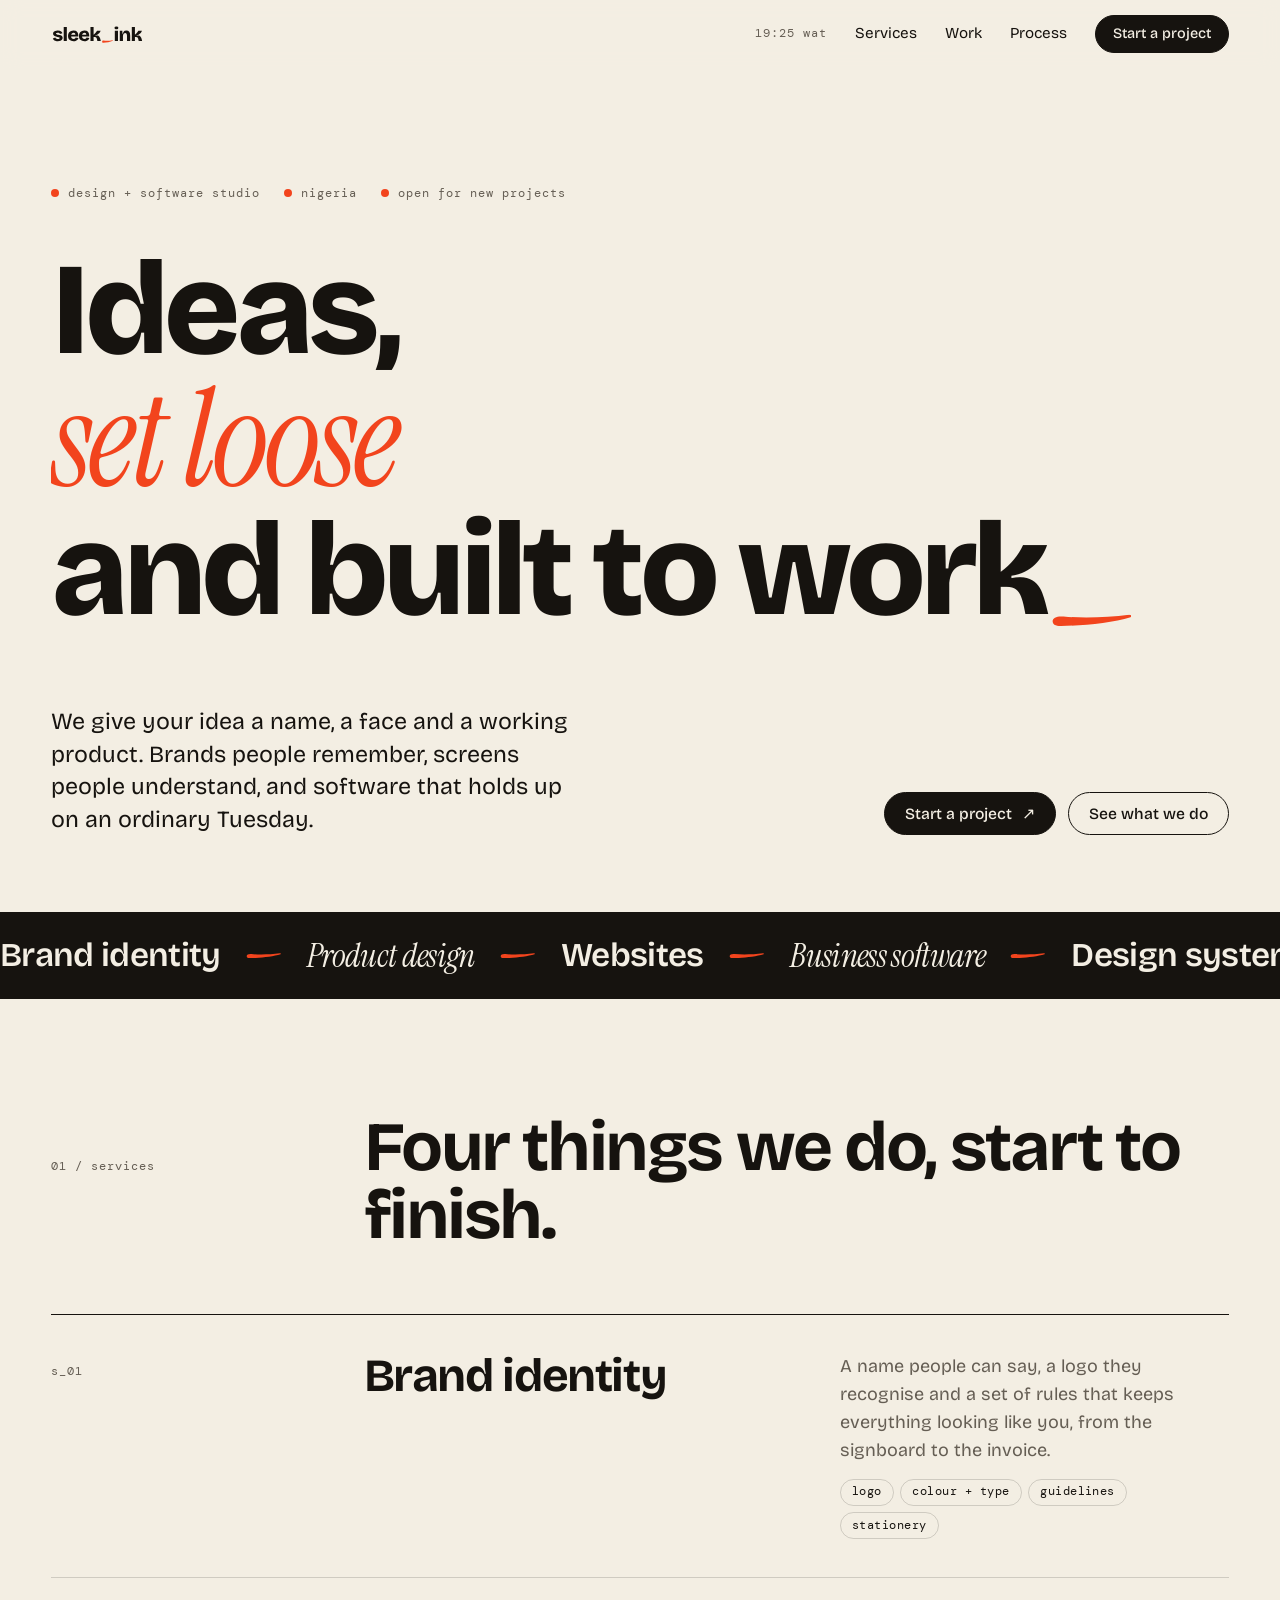
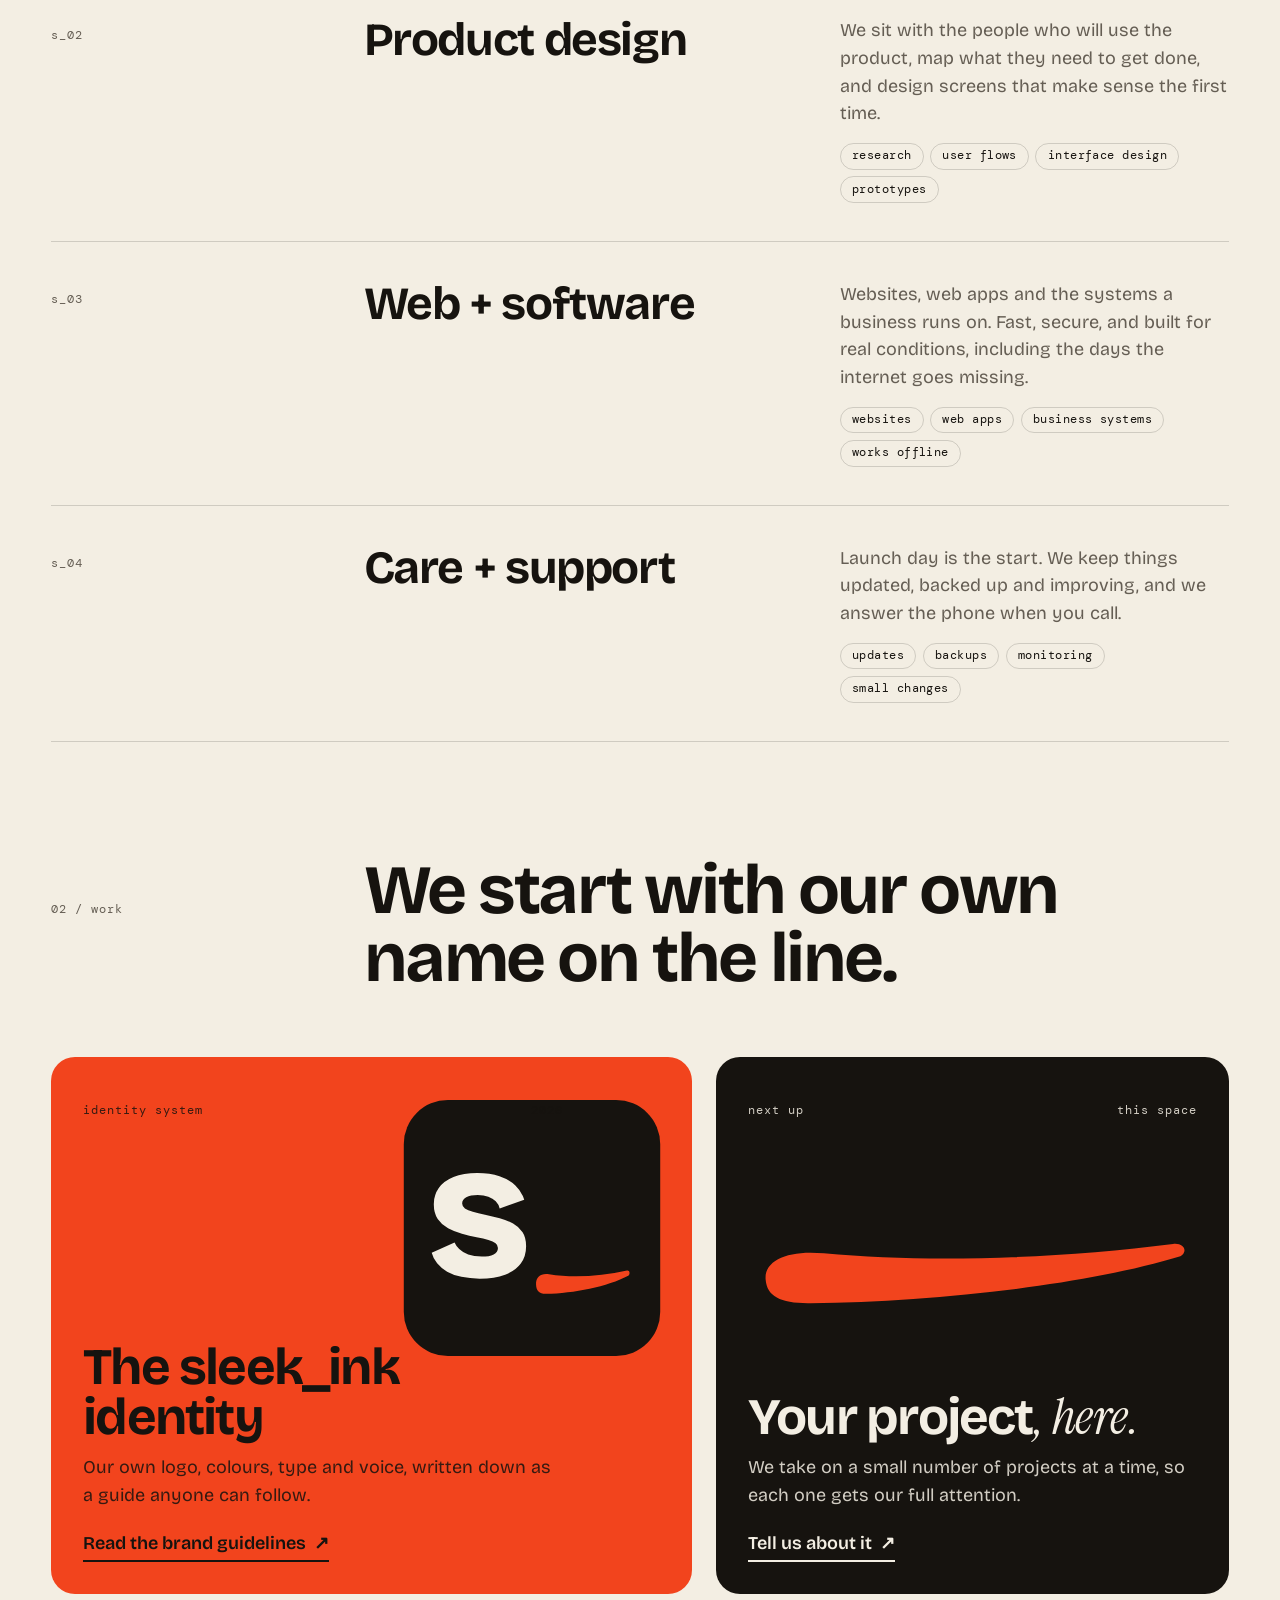
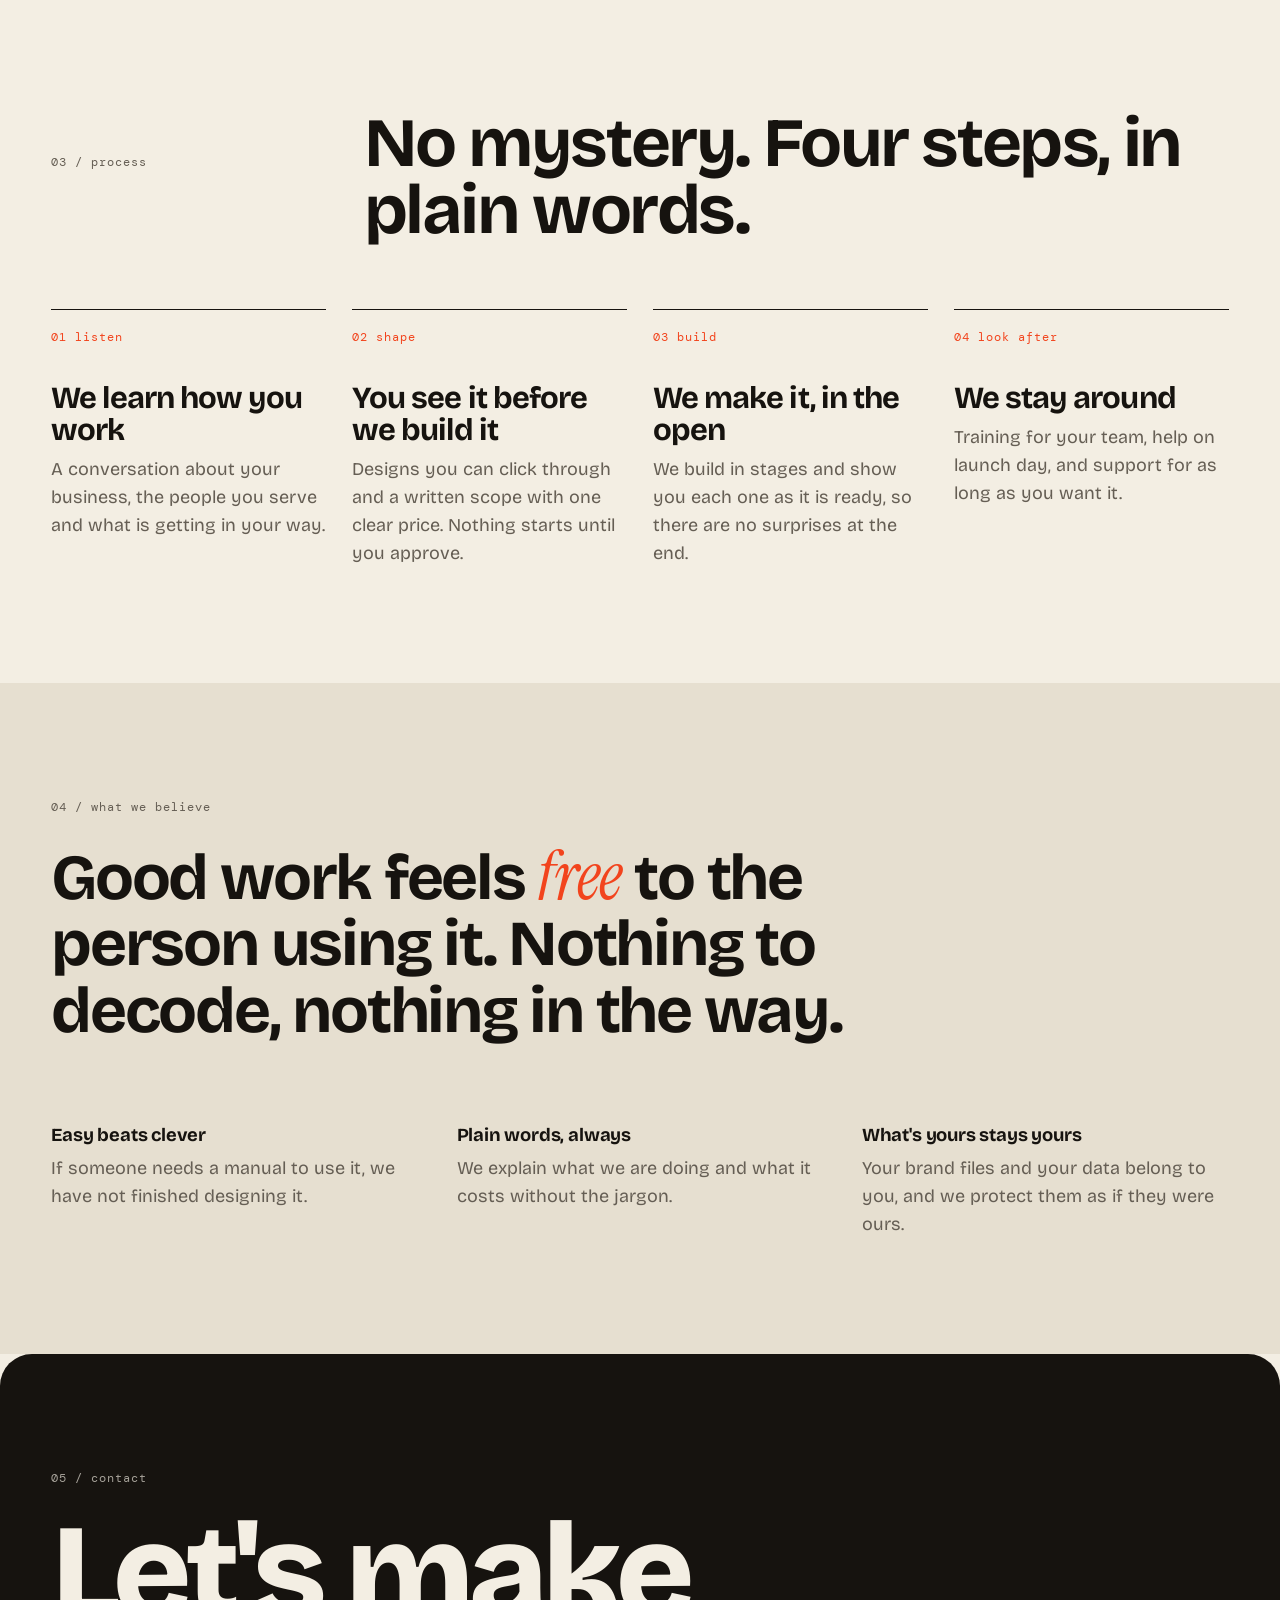
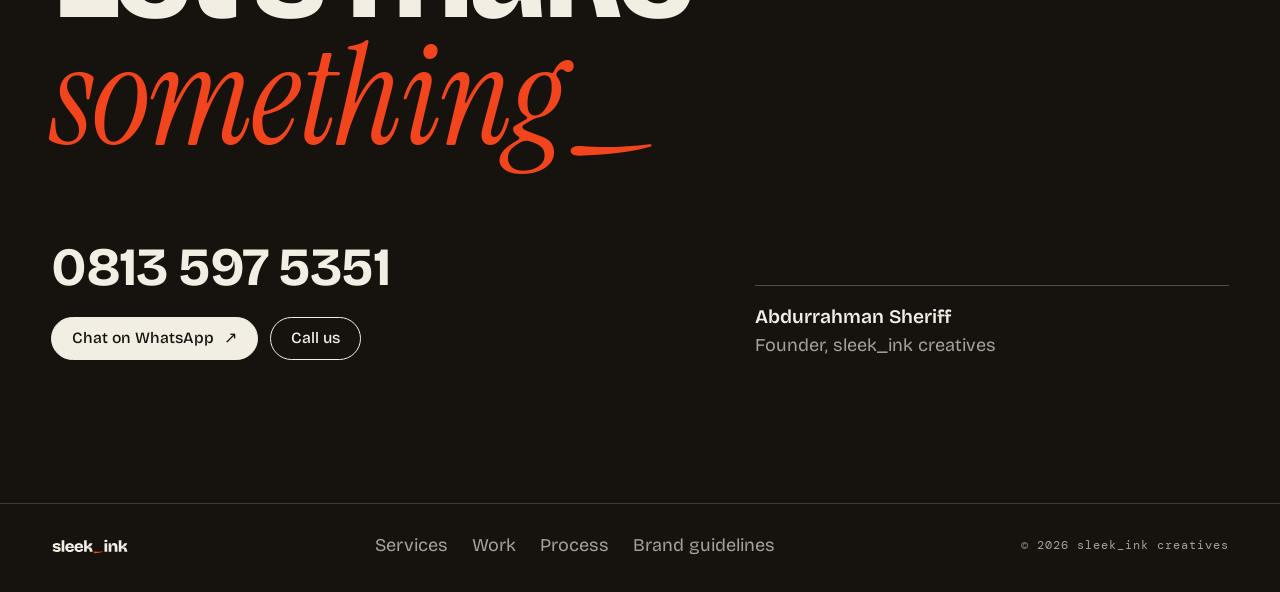
<file: index.html>
<!doctype html>
<html lang="en">
<head>
  <meta charset="utf-8">
  <meta name="viewport" content="width=device-width, initial-scale=1">
  <title>sleek_ink creatives — design and software studio</title>
  <meta name="description" content="sleek_ink creatives is a design and software studio in Nigeria. Brand identity, product design, websites and business software that people find easy to use.">
  <meta name="theme-color" content="#f3eee3">
  <meta property="og:title" content="sleek_ink creatives — design and software studio">
  <meta property="og:description" content="Brand identity, product design, websites and business software. Ideas, set loose and built to work.">
  <meta property="og:type" content="website">
  <meta property="og:image" content="assets/brand/og.png">
  <link rel="icon" href="favicon.svg" type="image/svg+xml">
  <link rel="preload" href="assets/fonts/bricolage-grotesque.woff2" as="font" type="font/woff2" crossorigin>
  <link rel="stylesheet" href="assets/css/site.css">
</head>
<body>
<a class="skip" href="#main">Skip to content</a>

<svg width="0" height="0" style="position:absolute" aria-hidden="true">
  <symbol id="stroke" viewBox="0 0 100 16"><path d="M2 9.2C1.6 4.6 7.4 2.3 15.5 3.1 40.2 5.4 69.8 4.3 96.6.9c2.5-.3 3.6 1.7 1.7 2.9C76 10.6 41.2 14.3 12.4 14.7 5.6 14.8 2.3 13.2 2 9.2Z"/></symbol>
</svg>

<header class="site-head">
  <div class="wrap">
    <a class="brand-link" href="./" aria-label="sleek_ink creatives, home"><img src="assets/brand/wordmark.svg" alt="sleek_ink" width="564" height="150"></a>
    <nav class="nav" aria-label="Main">
      <span class="mono clock" data-clock></span>
      <a class="hide-s" href="#services">Services</a>
      <a class="hide-s" href="#work">Work</a>
      <a class="hide-s" href="#process">Process</a>
      <a class="btn" href="#contact">Start a project</a>
    </nav>
  </div>
</header>

<main id="main">
  <section class="hero wrap">
    <p class="mono eyebrow"><span>design + software studio</span><span>nigeria</span><span>open for new projects</span></p>
    <h1>
      <span class="line"><span>Ideas,</span></span>
      <span class="line"><span><em>set loose</em></span></span>
      <span class="line"><span>and built <span class="nb">to work<svg class="stroke" viewBox="0 0 100 16" aria-hidden="true"><use href="#stroke"/></svg></span></span></span>
    </h1>
    <div class="hero-foot">
      <p>We give your idea a name, a face and a working product. Brands people remember, screens people understand, and software that holds up on an ordinary Tuesday.</p>
      <div class="hero-cta">
        <a class="btn" href="#contact">Start a project <span class="arrow" aria-hidden="true">↗</span></a>
        <a class="btn ghost" href="#services">See what we do</a>
      </div>
    </div>
  </section>

  <div class="marquee" aria-label="What we make">
    <div class="marquee-track">
      <ul>
        <li>Brand identity <svg viewBox="0 0 100 16" aria-hidden="true"><use href="#stroke"/></svg></li>
        <li>Product design <svg viewBox="0 0 100 16" aria-hidden="true"><use href="#stroke"/></svg></li>
        <li>Websites <svg viewBox="0 0 100 16" aria-hidden="true"><use href="#stroke"/></svg></li>
        <li>Business software <svg viewBox="0 0 100 16" aria-hidden="true"><use href="#stroke"/></svg></li>
        <li>Design systems <svg viewBox="0 0 100 16" aria-hidden="true"><use href="#stroke"/></svg></li>
        <li>Care and support <svg viewBox="0 0 100 16" aria-hidden="true"><use href="#stroke"/></svg></li>
      </ul>
    </div>
  </div>

  <section class="section wrap" id="services">
    <div class="section-head reveal">
      <p class="mono">01 / services</p>
      <h2>Four things we do, start to finish.</h2>
    </div>
    <div class="services">
      <article class="service reveal">
        <p class="mono num">s_01</p>
        <div class="service-body">
          <h3>Brand identity<svg class="stroke" viewBox="0 0 100 16" aria-hidden="true"><use href="#stroke"/></svg></h3>
          <div>
            <p>A name people can say, a logo they recognise and a set of rules that keeps everything looking like you, from the signboard to the invoice.</p>
            <ul class="tags"><li>logo</li><li>colour + type</li><li>guidelines</li><li>stationery</li></ul>
          </div>
        </div>
      </article>
      <article class="service reveal">
        <p class="mono num">s_02</p>
        <div class="service-body">
          <h3>Product design<svg class="stroke" viewBox="0 0 100 16" aria-hidden="true"><use href="#stroke"/></svg></h3>
          <div>
            <p>We sit with the people who will use the product, map what they need to get done, and design screens that make sense the first time.</p>
            <ul class="tags"><li>research</li><li>user flows</li><li>interface design</li><li>prototypes</li></ul>
          </div>
        </div>
      </article>
      <article class="service reveal">
        <p class="mono num">s_03</p>
        <div class="service-body">
          <h3>Web + software<svg class="stroke" viewBox="0 0 100 16" aria-hidden="true"><use href="#stroke"/></svg></h3>
          <div>
            <p>Websites, web apps and the systems a business runs on. Fast, secure, and built for real conditions, including the days the internet goes missing.</p>
            <ul class="tags"><li>websites</li><li>web apps</li><li>business systems</li><li>works offline</li></ul>
          </div>
        </div>
      </article>
      <article class="service reveal">
        <p class="mono num">s_04</p>
        <div class="service-body">
          <h3>Care + support<svg class="stroke" viewBox="0 0 100 16" aria-hidden="true"><use href="#stroke"/></svg></h3>
          <div>
            <p>Launch day is the start. We keep things updated, backed up and improving, and we answer the phone when you call.</p>
            <ul class="tags"><li>updates</li><li>backups</li><li>monitoring</li><li>small changes</li></ul>
          </div>
        </div>
      </article>
    </div>
  </section>

  <section class="section wrap" id="work" style="padding-top:0">
    <div class="section-head reveal">
      <p class="mono">02 / work</p>
      <h2>We start with our own name on the line.</h2>
    </div>
    <div class="work-grid">
      <a class="card card-red reveal" href="brand/">
        <p class="mono"><span>identity system</span><span>2026</span></p>
        <img class="card-art" src="assets/brand/mark.svg" alt="" width="256" height="256">
        <div>
          <h3>The sleek_ink identity</h3>
          <p>Our own logo, colours, type and voice, written down as a guide anyone can follow.</p>
          <span class="go">Read the brand guidelines <span aria-hidden="true">↗</span></span>
        </div>
      </a>
      <a class="card card-ink reveal" href="#contact">
        <p class="mono"><span>next up</span><span>this space</span></p>
        <svg class="big-stroke" viewBox="0 0 100 16" aria-hidden="true"><use href="#stroke"/></svg>
        <div>
          <h3>Your project<em>, here.</em></h3>
          <p>We take on a small number of projects at a time, so each one gets our full attention.</p>
          <span class="go">Tell us about it <span aria-hidden="true">↗</span></span>
        </div>
      </a>
    </div>
  </section>

  <section class="section wrap" id="process" style="padding-top:0">
    <div class="section-head reveal">
      <p class="mono">03 / process</p>
      <h2>No mystery. Four steps, in plain words.</h2>
    </div>
    <ol class="steps">
      <li class="step reveal"><p class="mono">01 listen</p><h3>We learn how you work</h3><p>A conversation about your business, the people you serve and what is getting in your way.</p></li>
      <li class="step reveal"><p class="mono">02 shape</p><h3>You see it before we build it</h3><p>Designs you can click through and a written scope with one clear price. Nothing starts until you approve.</p></li>
      <li class="step reveal"><p class="mono">03 build</p><h3>We make it, in the open</h3><p>We build in stages and show you each one as it is ready, so there are no surprises at the end.</p></li>
      <li class="step reveal"><p class="mono">04 look after</p><h3>We stay around</h3><p>Training for your team, help on launch day, and support for as long as you want it.</p></li>
    </ol>
  </section>

  <section class="section belief">
    <div class="wrap">
      <p class="mono muted reveal" style="margin-bottom:1.5rem">04 / what we believe</p>
      <blockquote class="reveal">Good work feels <em>free</em> to the person using it. Nothing to decode, nothing in the way.</blockquote>
      <div class="promises">
        <div class="reveal"><h3>Easy beats clever</h3><p>If someone needs a manual to use it, we have not finished designing it.</p></div>
        <div class="reveal"><h3>Plain words, always</h3><p>We explain what we are doing and what it costs without the jargon.</p></div>
        <div class="reveal"><h3>What's yours stays yours</h3><p>Your brand files and your data belong to you, and we protect them as if they were ours.</p></div>
      </div>
    </div>
  </section>

  <section class="section contact" id="contact">
    <div class="wrap">
      <p class="mono reveal" style="margin-bottom:1.5rem;color:rgba(243,238,227,.65)">05 / contact</p>
      <h2 class="reveal">Let's make <em>something</em><svg class="stroke" viewBox="0 0 100 16" aria-hidden="true"><use href="#stroke"/></svg></h2>
      <div class="contact-grid">
        <div class="reveal">
          <a class="phone" href="tel:+2348135975351">0813 597 5351</a>
          <div class="contact-cta">
            <a class="btn on-ink" href="https://wa.me/2348135975351?text=Hello%20sleek_ink%2C%20I%27d%20like%20to%20talk%20about%20a%20project." target="_blank" rel="noopener">Chat on WhatsApp <span class="arrow" aria-hidden="true">↗</span></a>
            <a class="btn ghost on-ink" href="tel:+2348135975351">Call us</a>
          </div>
        </div>
        <div class="person reveal">
          <strong>Abdurrahman Sheriff</strong>
          <span>Founder, sleek_ink creatives</span>
        </div>
      </div>
    </div>
  </section>
</main>

<footer class="site-foot">
  <div class="wrap">
    <img src="assets/brand/wordmark-paper.svg" alt="sleek_ink" width="564" height="150">
    <nav aria-label="Footer">
      <a href="#services">Services</a>
      <a href="#work">Work</a>
      <a href="#process">Process</a>
      <a href="brand/">Brand guidelines</a>
    </nav>
    <p class="mono">© <span data-year>2026</span> sleek_ink creatives</p>
  </div>
</footer>

<script src="assets/js/site.js" defer></script>
</body>
</html>
</file>
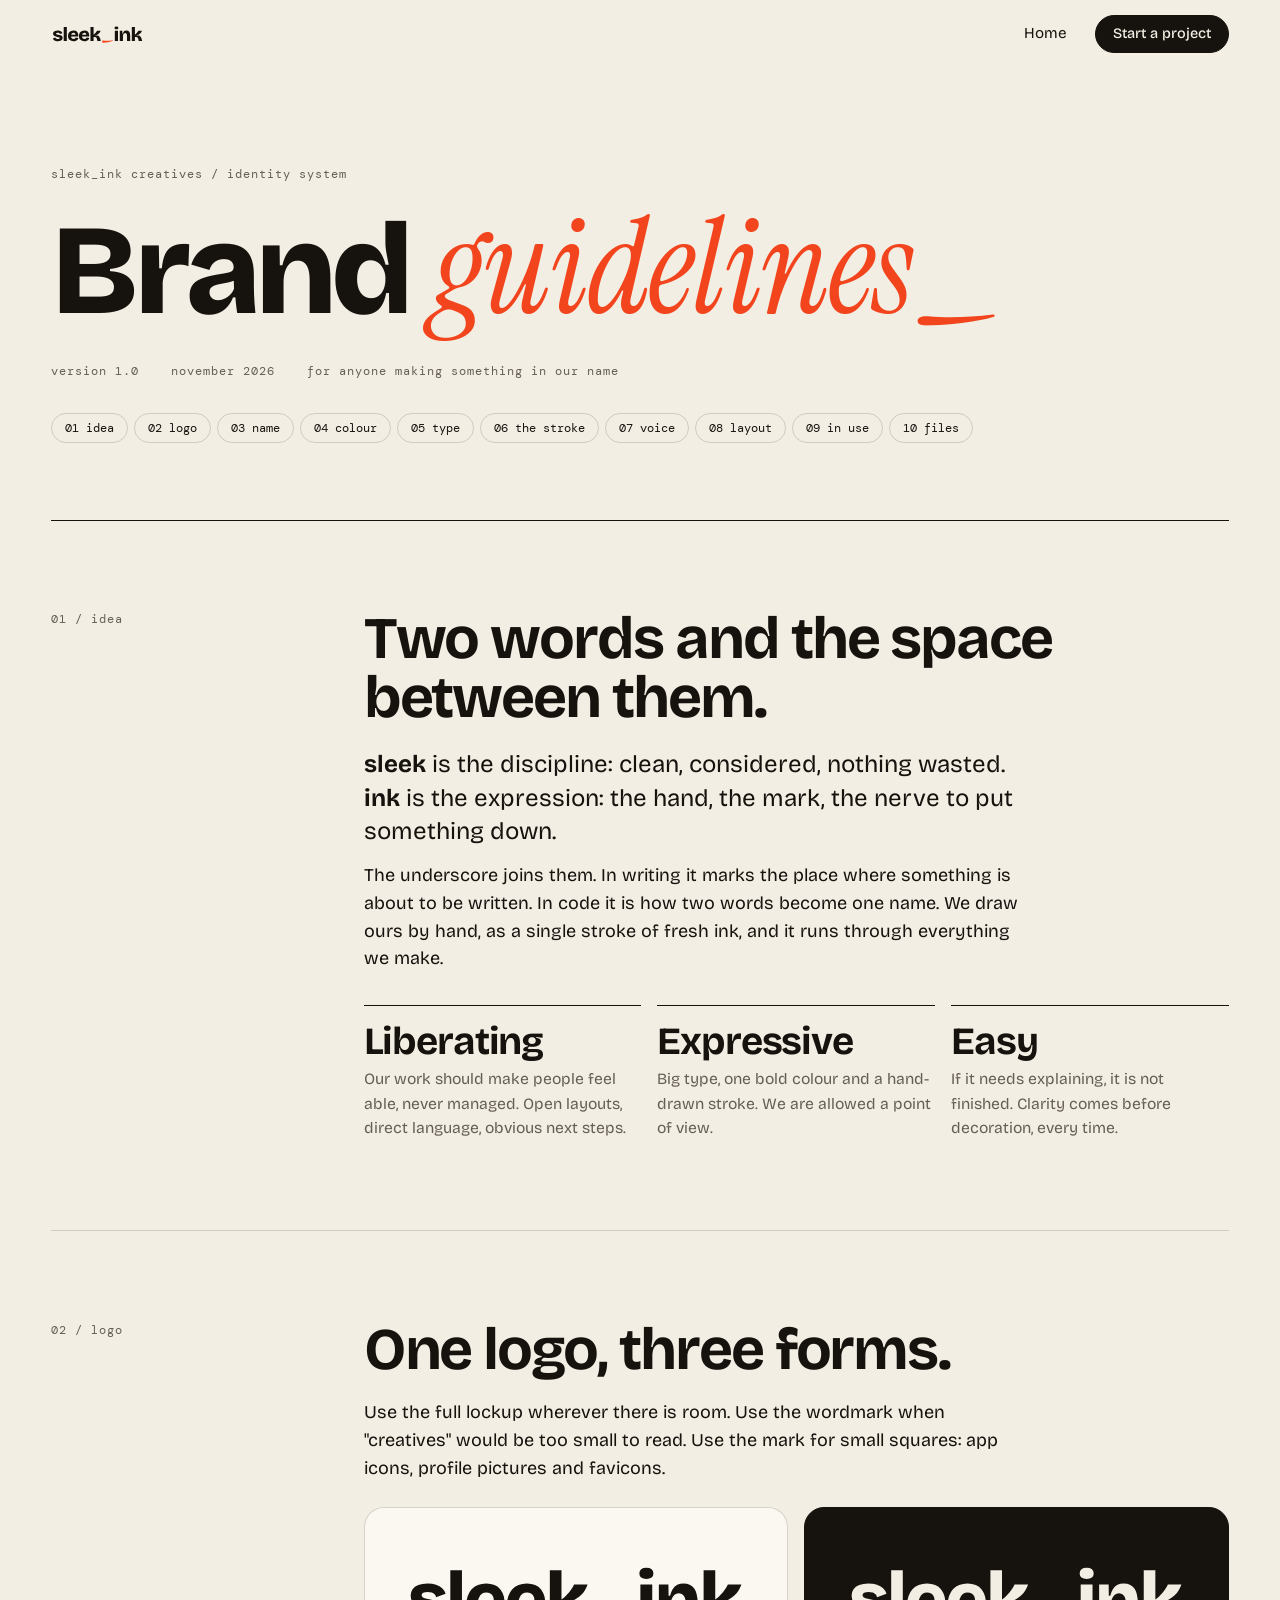
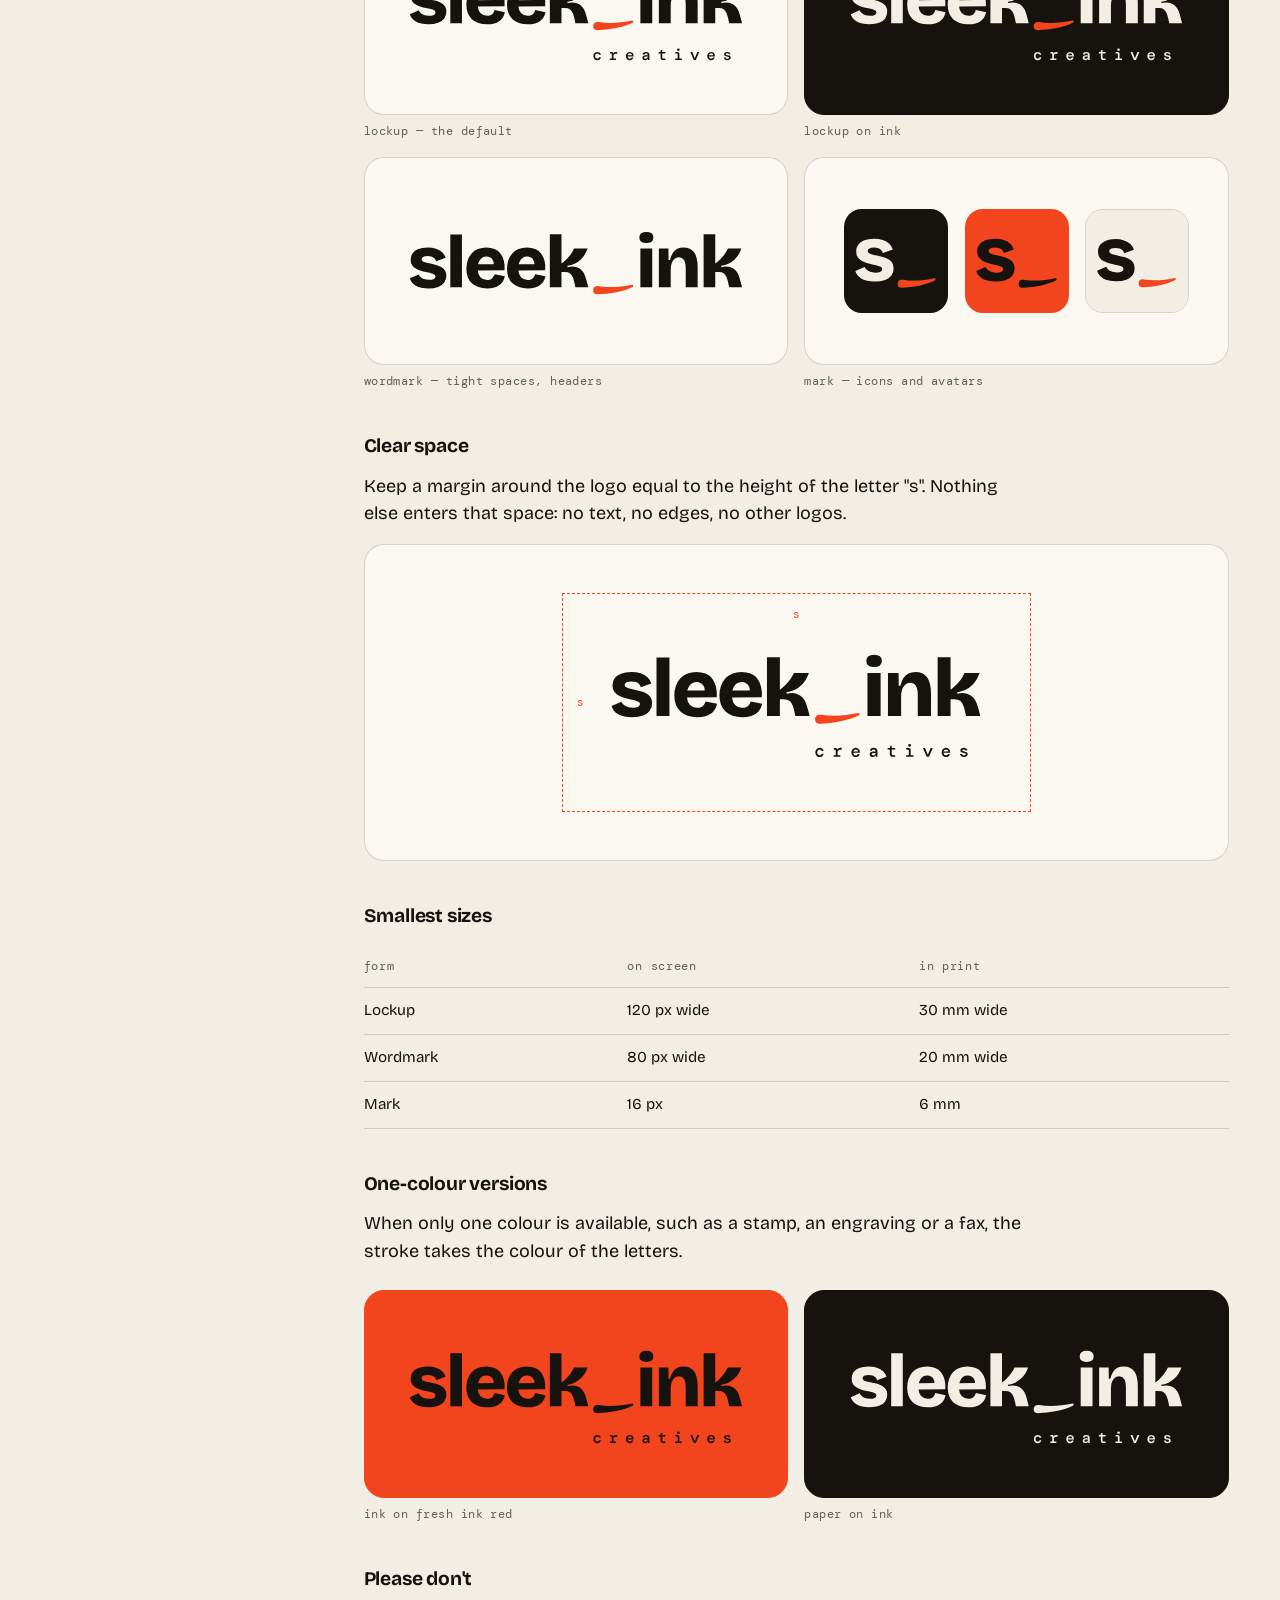
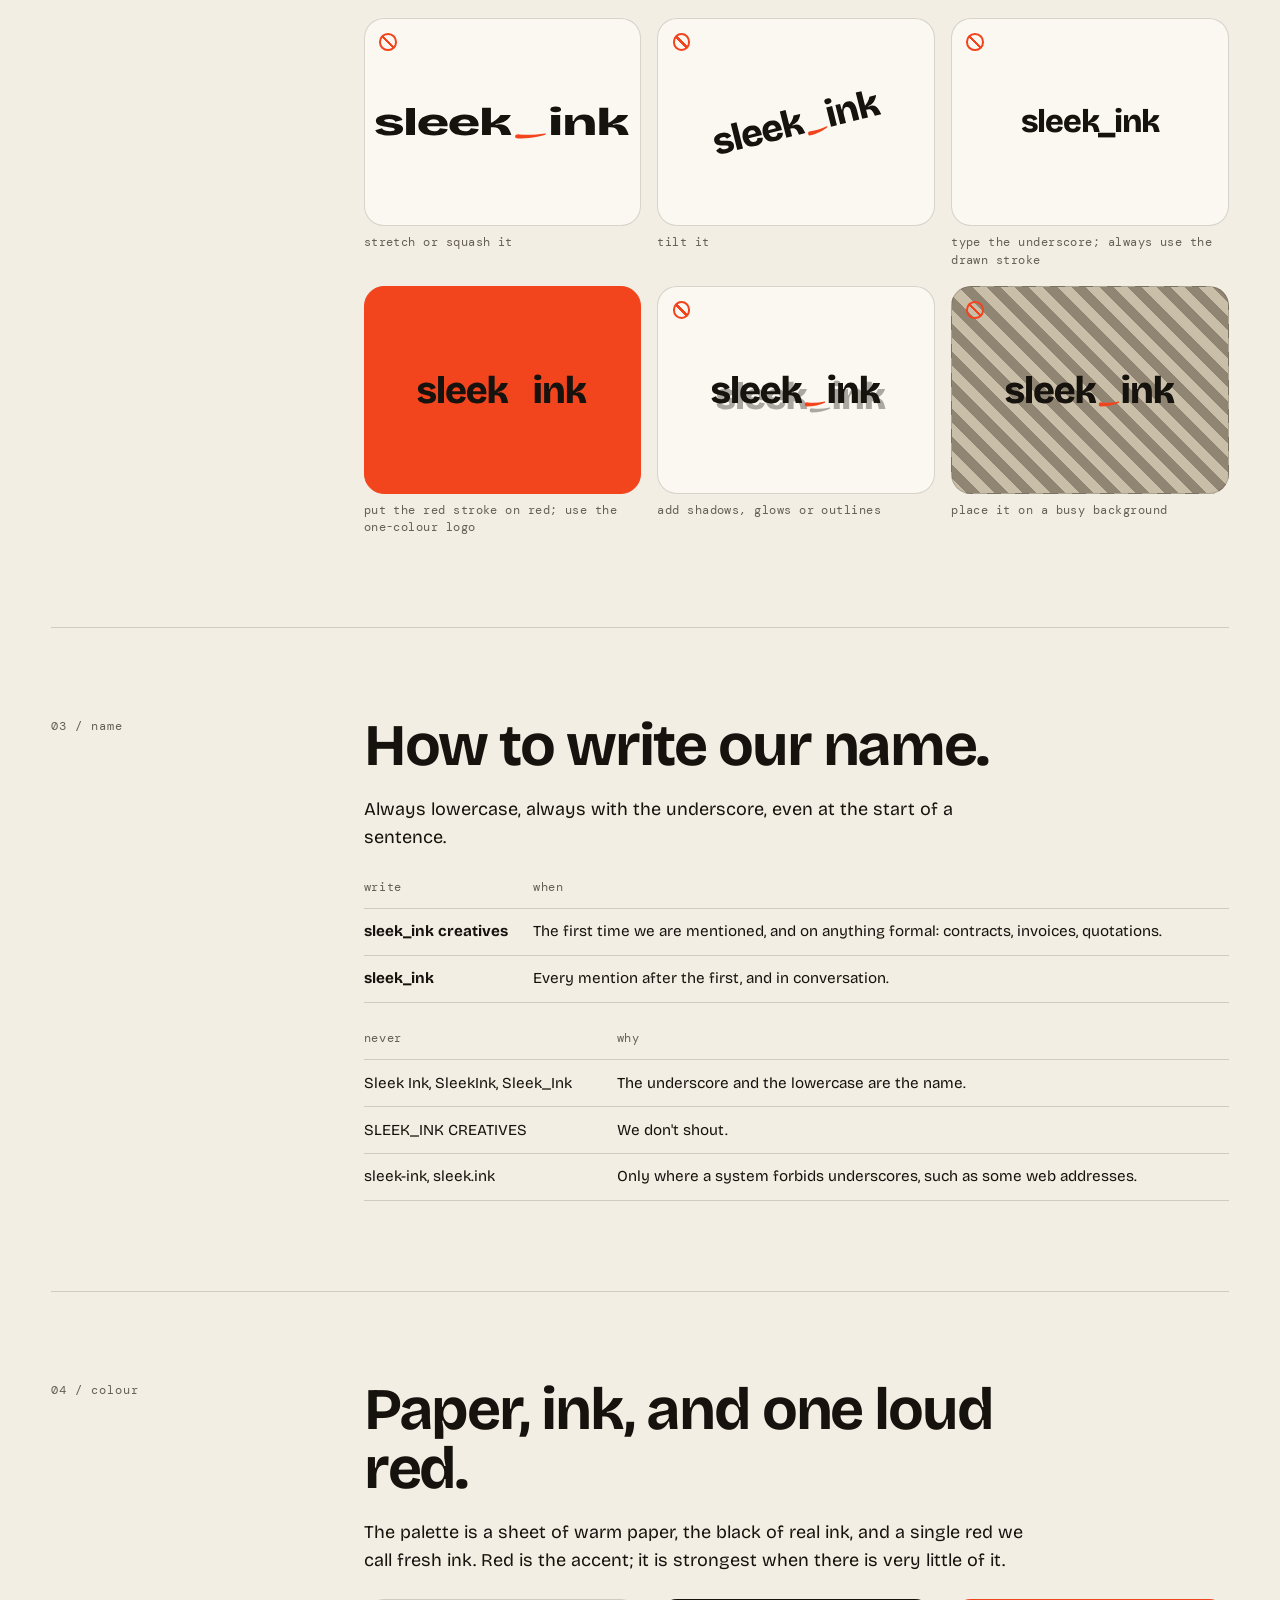
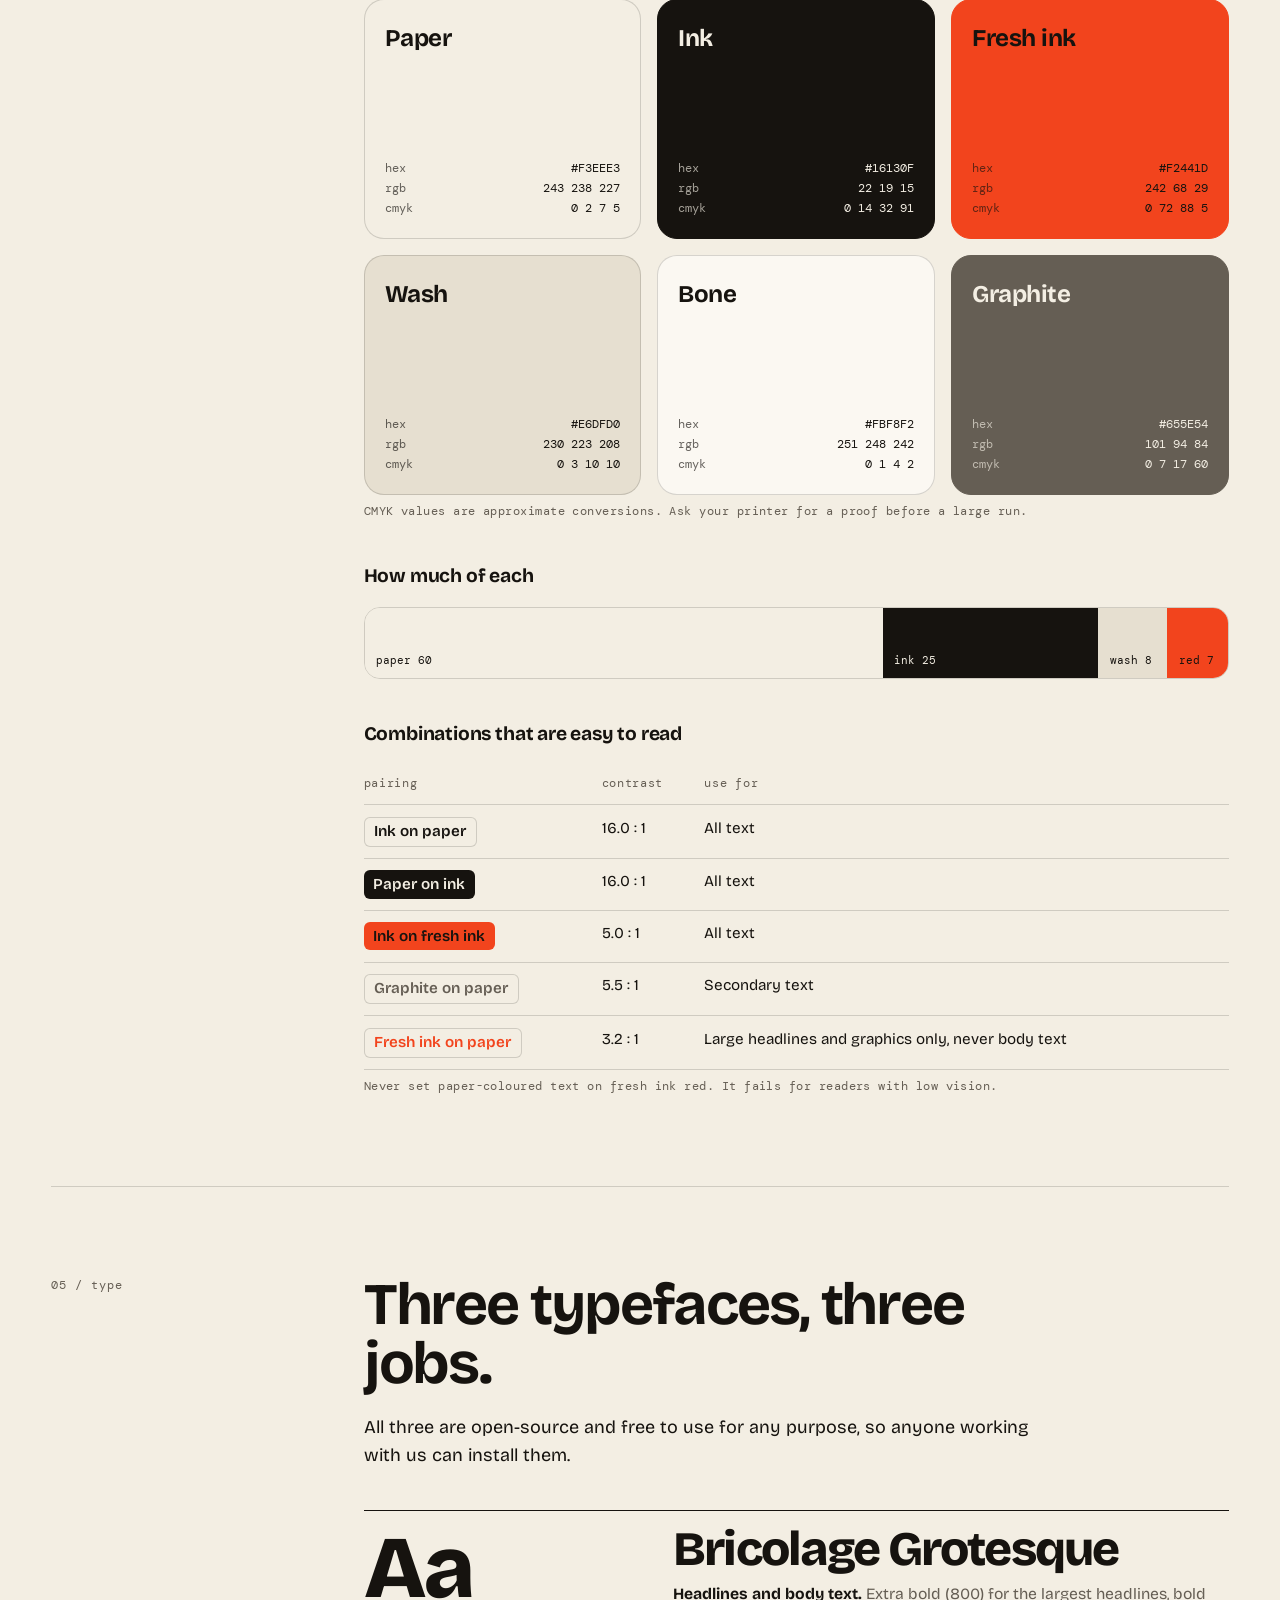
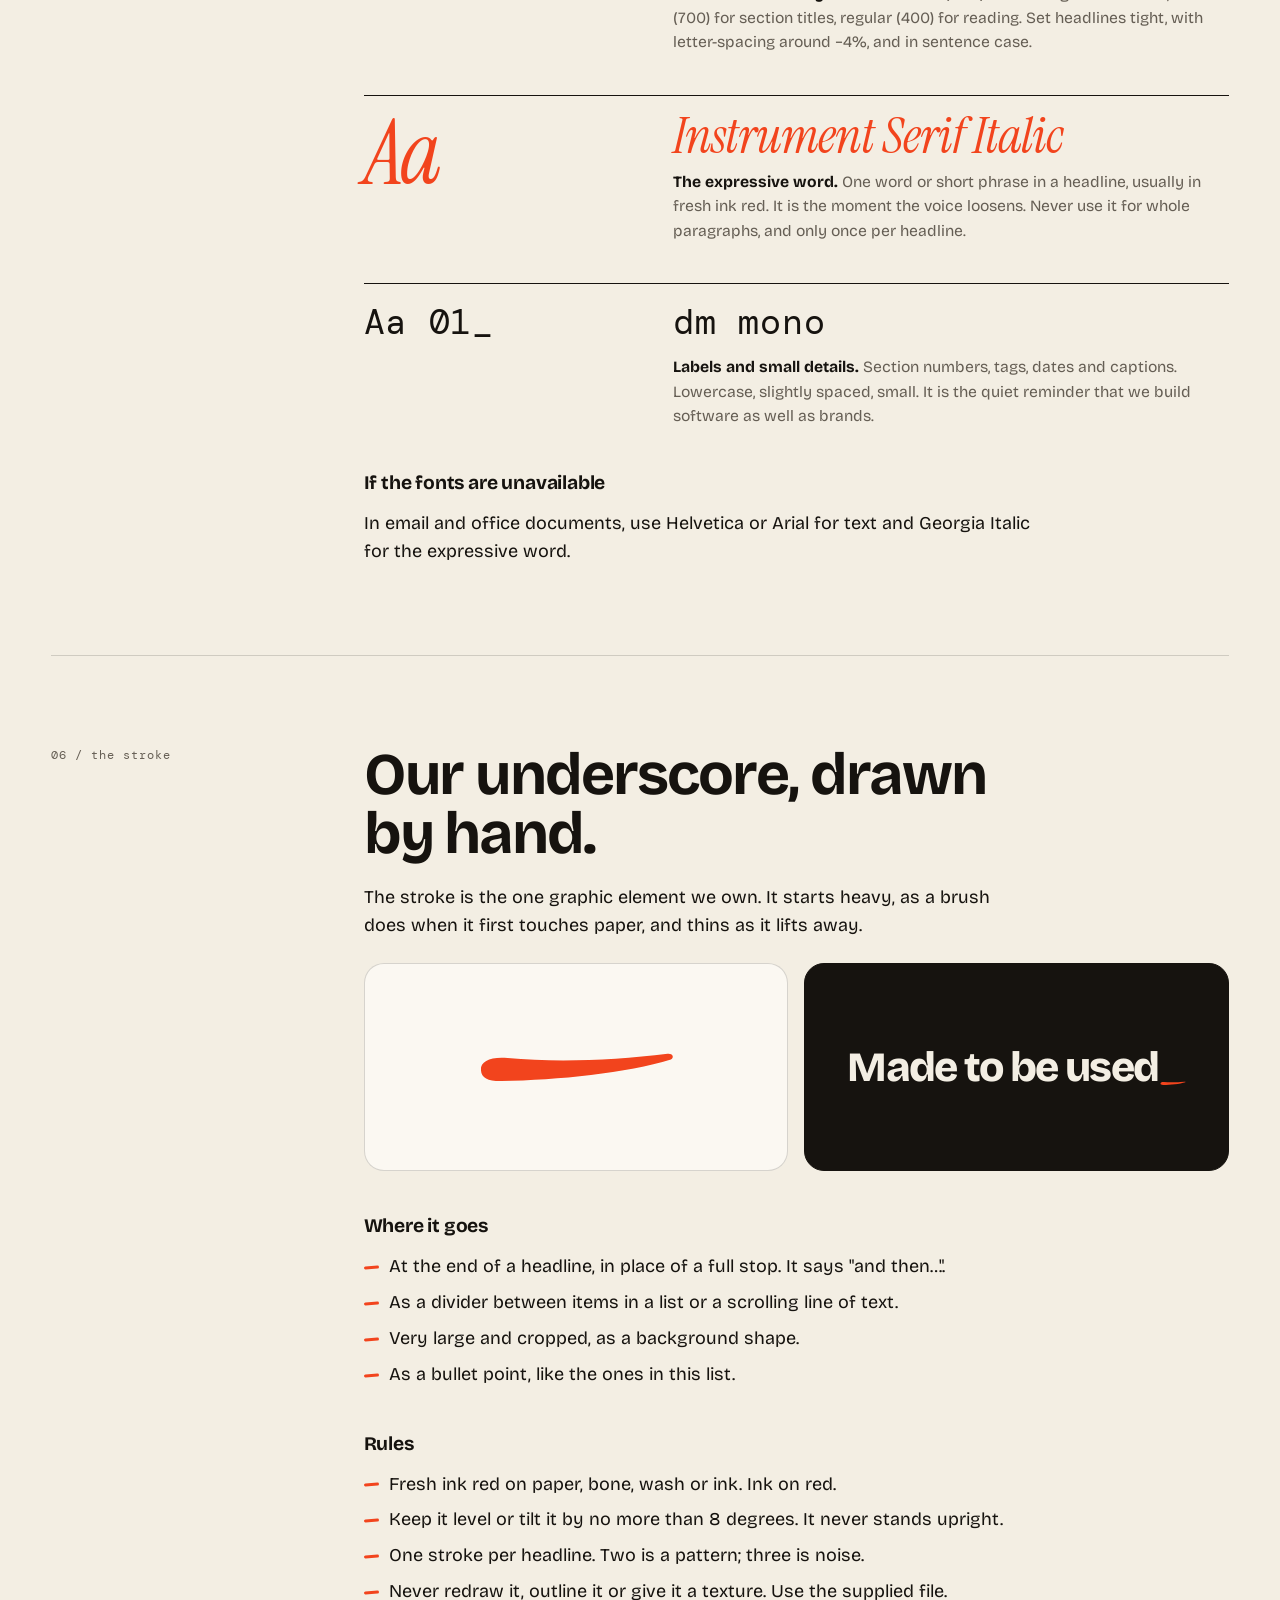
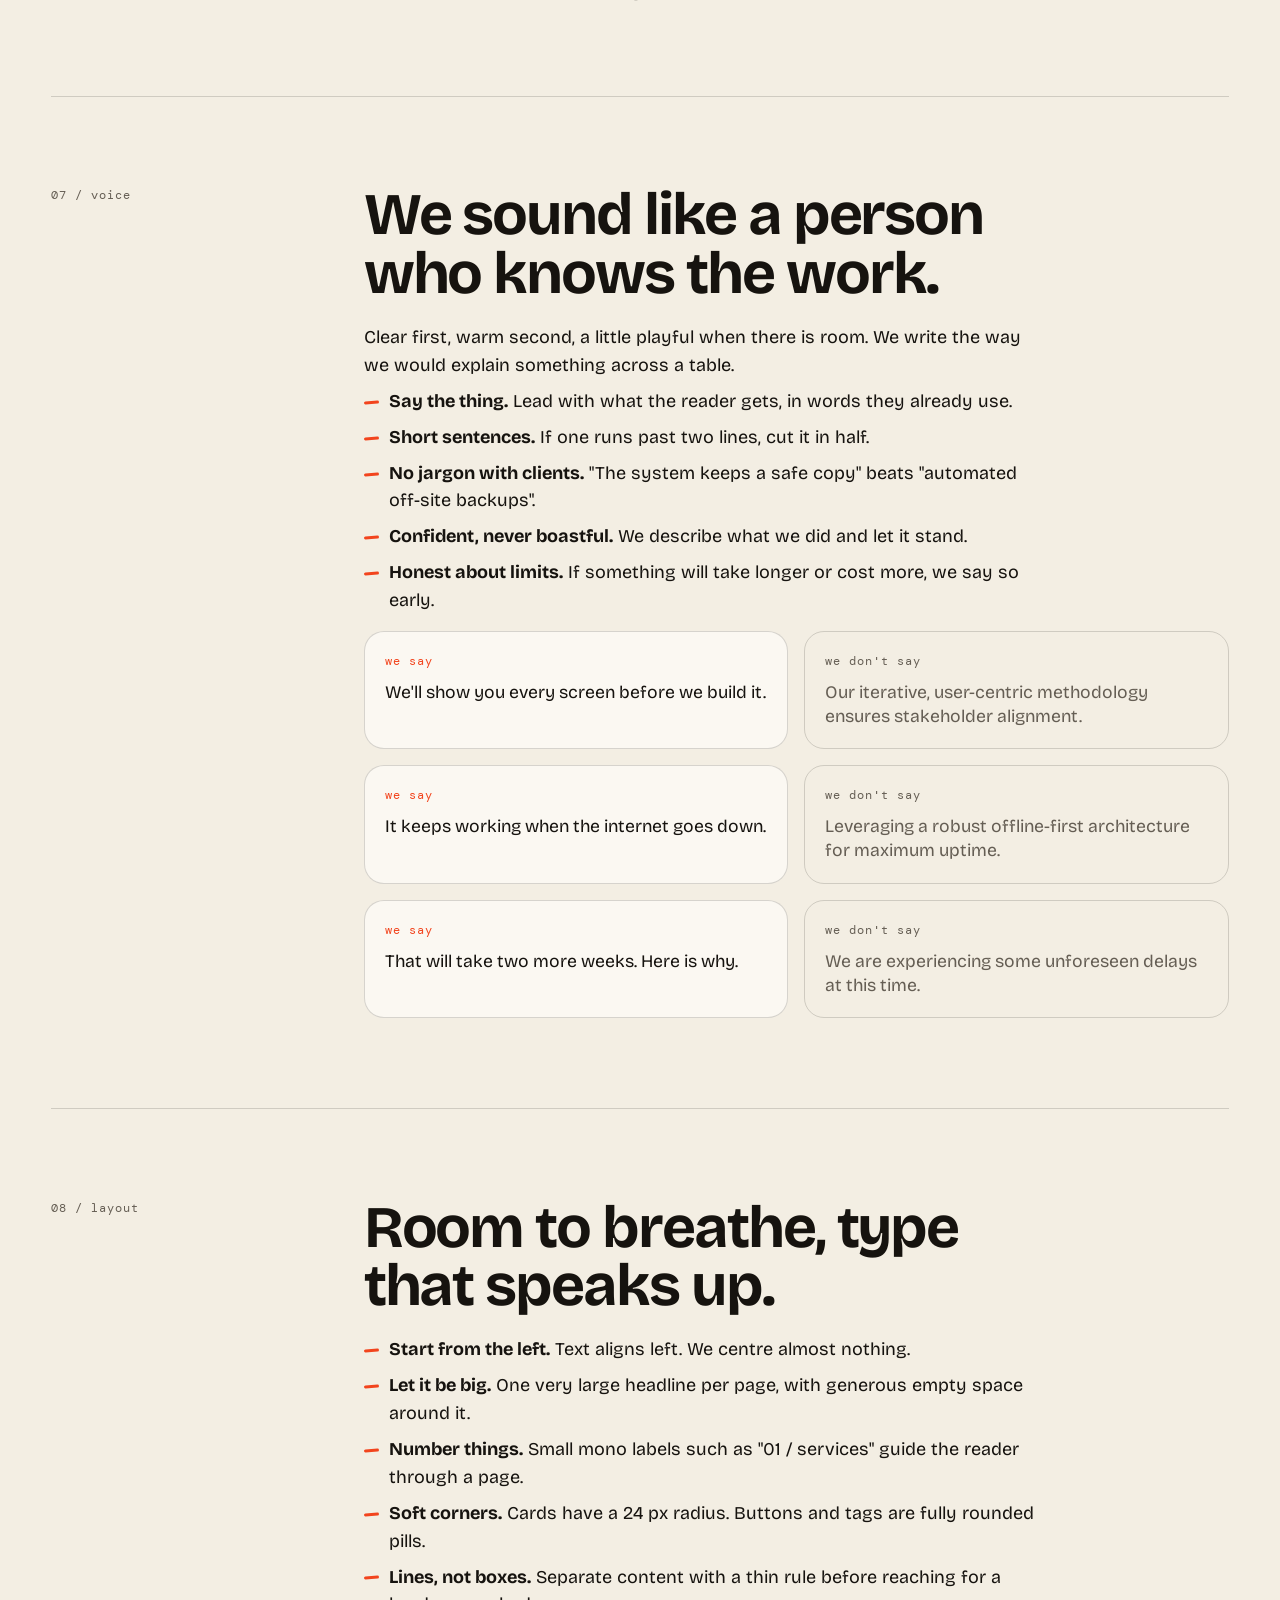
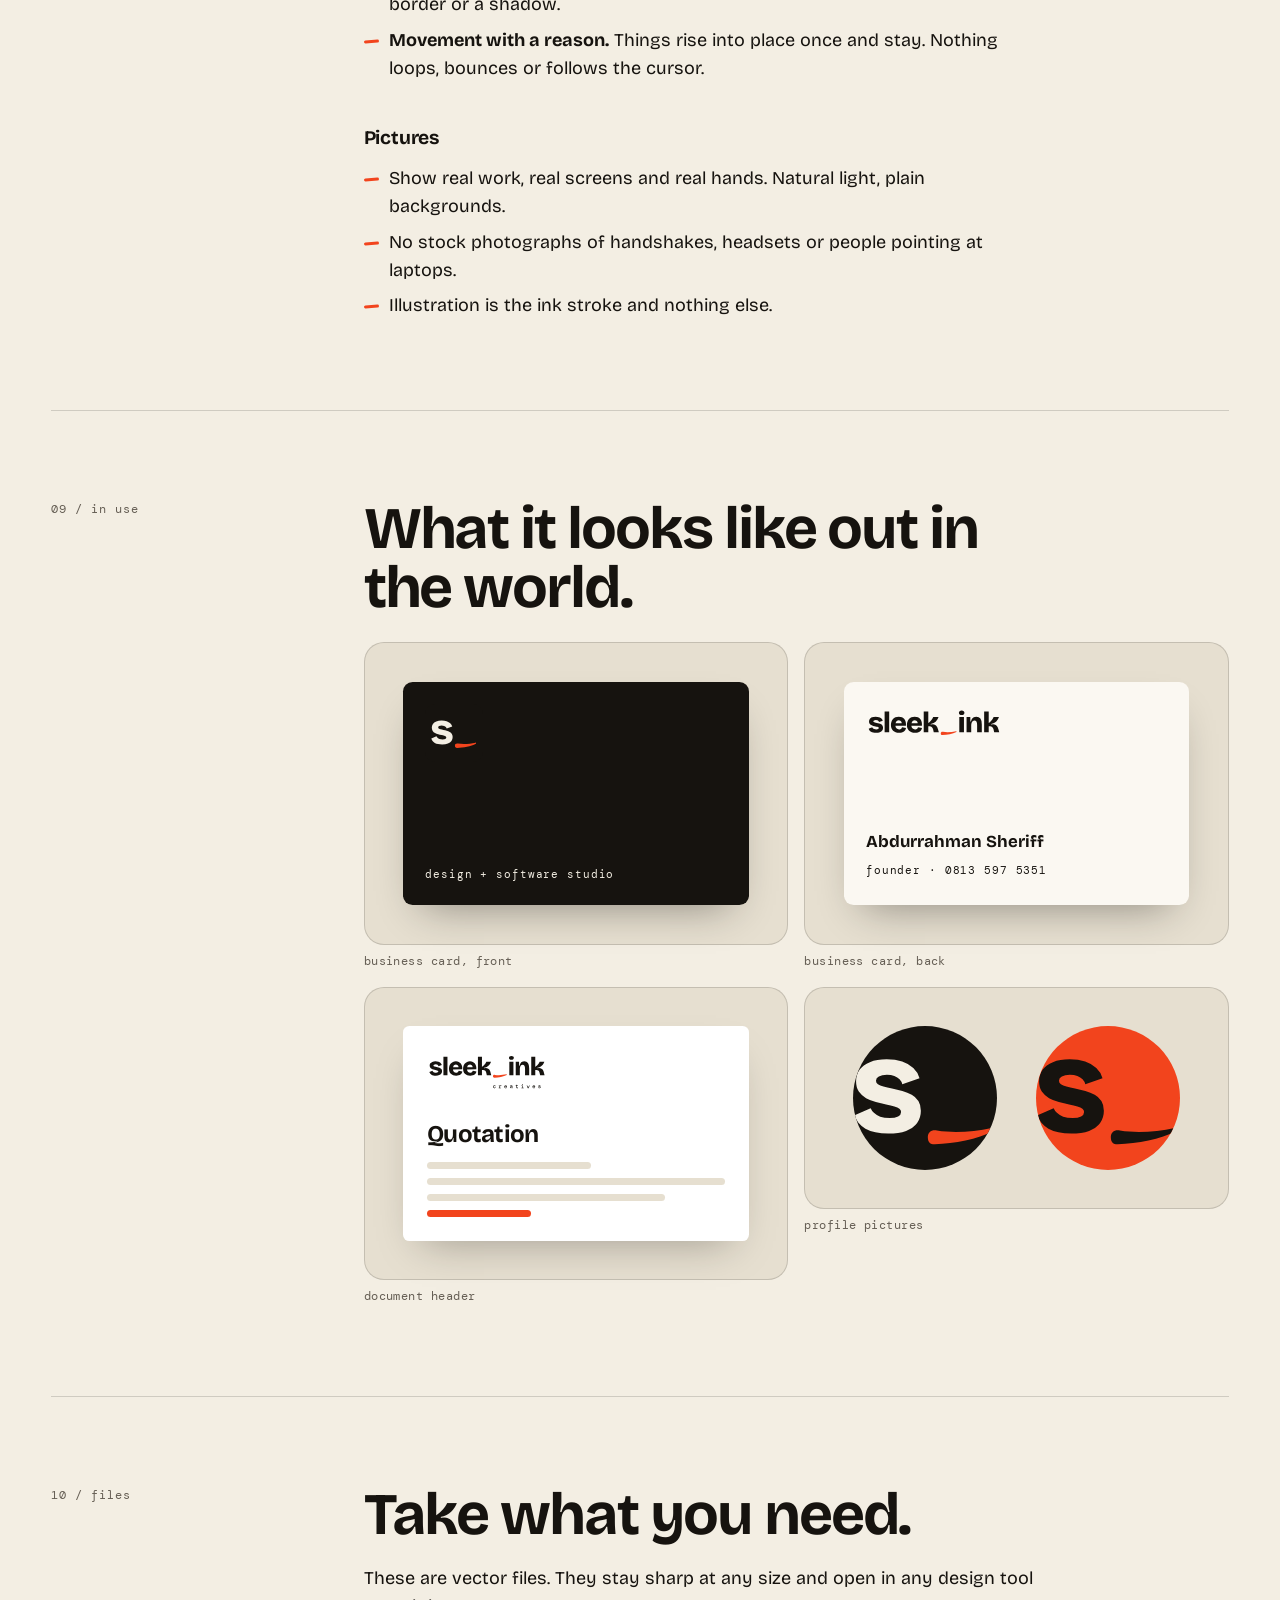
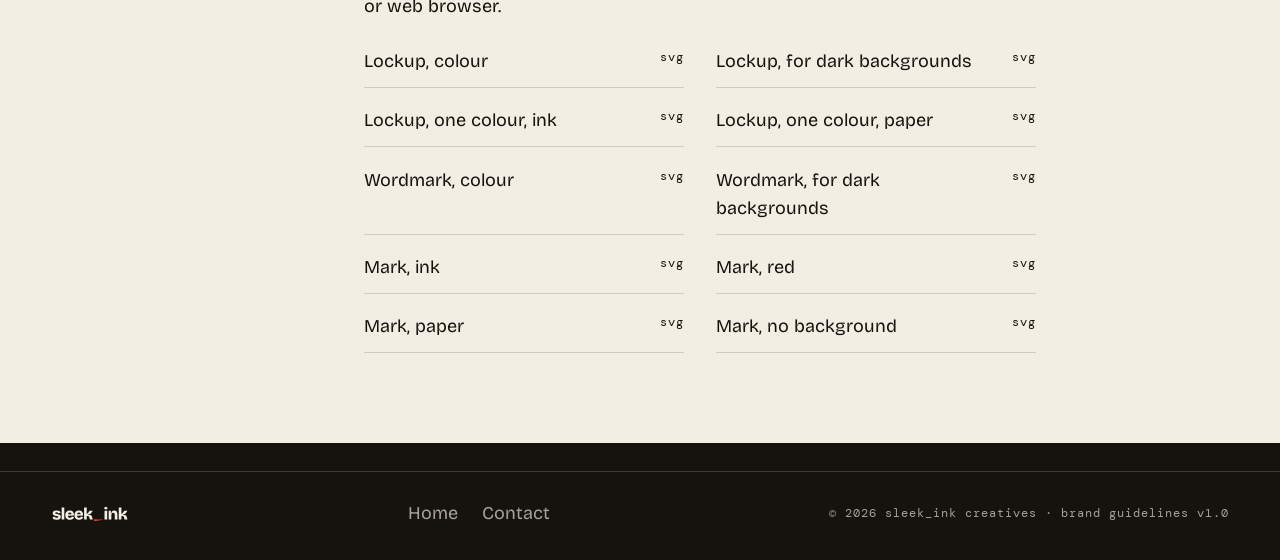
<file: brand/index.html>
<!doctype html>
<html lang="en">
<head>
  <meta charset="utf-8">
  <meta name="viewport" content="width=device-width, initial-scale=1">
  <title>Brand guidelines — sleek_ink creatives</title>
  <meta name="description" content="The sleek_ink creatives brand guidelines: logo, colour, typography, the ink stroke and voice.">
  <meta name="theme-color" content="#f3eee3">
  <link rel="icon" href="../favicon.svg" type="image/svg+xml">
  <link rel="stylesheet" href="../assets/css/site.css">
  <link rel="stylesheet" href="../assets/css/brand.css">
</head>
<body>
<a class="skip" href="#main">Skip to content</a>

<svg width="0" height="0" style="position:absolute" aria-hidden="true">
  <symbol id="stroke" viewBox="0 0 100 16"><path d="M2 9.2C1.6 4.6 7.4 2.3 15.5 3.1 40.2 5.4 69.8 4.3 96.6.9c2.5-.3 3.6 1.7 1.7 2.9C76 10.6 41.2 14.3 12.4 14.7 5.6 14.8 2.3 13.2 2 9.2Z"/></symbol>
</svg>

<header class="site-head">
  <div class="wrap">
    <a class="brand-link" href="../" aria-label="sleek_ink creatives, home"><img src="../assets/brand/wordmark.svg" alt="sleek_ink" width="564" height="150"></a>
    <nav class="nav" aria-label="Main">
      <a class="hide-s" href="../">Home</a>
      <a class="btn" href="../#contact">Start a project</a>
    </nav>
  </div>
</header>

<main id="main" class="wrap">
  <section class="g-cover">
    <p class="mono muted" style="margin-bottom:1.5rem">sleek_ink creatives / identity system</p>
    <h1>Brand <em>guidelines</em><svg class="stroke" viewBox="0 0 100 16" aria-hidden="true"><use href="#stroke"/></svg></h1>
    <p class="mono meta"><span>version 1.0</span><span>november 2026</span><span>for anyone making something in our name</span></p>
    <nav class="g-toc" aria-label="Sections">
      <a href="#idea">01 idea</a><a href="#logo">02 logo</a><a href="#name">03 name</a><a href="#colour">04 colour</a><a href="#type">05 type</a><a href="#stroke-s">06 the stroke</a><a href="#voice">07 voice</a><a href="#layout">08 layout</a><a href="#use">09 in use</a><a href="#files">10 files</a>
    </nav>
  </section>

  <section class="g-sec" id="idea">
    <p class="mono">01 / idea</p>
    <div>
      <h2>Two words and the space between them.</h2>
      <p class="lead"><strong>sleek</strong> is the discipline: clean, considered, nothing wasted. <strong>ink</strong> is the expression: the hand, the mark, the nerve to put something down.</p>
      <p>The underscore joins them. In writing it marks the place where something is about to be written. In code it is how two words become one name. We draw ours by hand, as a single stroke of fresh ink, and it runs through everything we make.</p>
      <div class="words">
        <div><strong>Liberating</strong><p>Our work should make people feel able, never managed. Open layouts, direct language, obvious next steps.</p></div>
        <div><strong>Expressive</strong><p>Big type, one bold colour and a hand-drawn stroke. We are allowed a point of view.</p></div>
        <div><strong>Easy</strong><p>If it needs explaining, it is not finished. Clarity comes before decoration, every time.</p></div>
      </div>
    </div>
  </section>

  <section class="g-sec" id="logo">
    <p class="mono">02 / logo</p>
    <div>
      <h2>One logo, three forms.</h2>
      <p>Use the full lockup wherever there is room. Use the wordmark when "creatives" would be too small to read. Use the mark for small squares: app icons, profile pictures and favicons.</p>
      <div class="g-grid g-2">
        <figure><div class="tile t-bone"><img src="../assets/brand/logo.svg" alt="sleek_ink creatives lockup"></div><figcaption class="cap">lockup — the default</figcaption></figure>
        <figure><div class="tile t-ink"><img src="../assets/brand/logo-paper.svg" alt="sleek_ink creatives lockup on ink"></div><figcaption class="cap">lockup on ink</figcaption></figure>
        <figure><div class="tile t-bone"><img src="../assets/brand/wordmark.svg" alt="sleek_ink wordmark"></div><figcaption class="cap">wordmark — tight spaces, headers</figcaption></figure>
        <figure><div class="tile t-bone sm" style="grid-auto-flow:column;gap:1rem"><img src="../assets/brand/mark.svg" alt="sleek_ink mark"><img src="../assets/brand/mark-red.svg" alt="sleek_ink mark on red"><img src="../assets/brand/mark-paper.svg" alt="sleek_ink mark on paper" style="border:1px solid var(--line);border-radius:17%"></div><figcaption class="cap">mark — icons and avatars</figcaption></figure>
      </div>

      <h3>Clear space</h3>
      <p>Keep a margin around the logo equal to the height of the letter "s". Nothing else enters that space: no text, no edges, no other logos.</p>
      <div class="clear" style="margin-top:1rem"><div class="clear-box"><span class="x1">s</span><span class="x2">s</span><img src="../assets/brand/logo.svg" alt=""></div></div>

      <h3>Smallest sizes</h3>
      <table class="g-table">
        <tr><th>form</th><th>on screen</th><th>in print</th></tr>
        <tr><td>Lockup</td><td>120 px wide</td><td>30 mm wide</td></tr>
        <tr><td>Wordmark</td><td>80 px wide</td><td>20 mm wide</td></tr>
        <tr><td>Mark</td><td>16 px</td><td>6 mm</td></tr>
      </table>

      <h3>One-colour versions</h3>
      <p>When only one colour is available, such as a stamp, an engraving or a fax, the stroke takes the colour of the letters.</p>
      <div class="g-grid g-2">
        <figure><div class="tile t-red"><img src="../assets/brand/logo-mono-ink.svg" alt="one-colour logo in ink on red"></div><figcaption class="cap">ink on fresh ink red</figcaption></figure>
        <figure><div class="tile t-ink"><img src="../assets/brand/logo-mono-paper.svg" alt="one-colour logo in paper on ink"></div><figcaption class="cap">paper on ink</figcaption></figure>
      </div>

      <h3>Please don't</h3>
      <div class="g-grid g-3">
        <figure><div class="tile t-bone dont"><img src="../assets/brand/wordmark.svg" alt="" style="transform:scaleX(1.5)"></div><figcaption class="cap">stretch or squash it</figcaption></figure>
        <figure><div class="tile t-bone dont"><img src="../assets/brand/wordmark.svg" alt="" style="transform:rotate(-14deg)"></div><figcaption class="cap">tilt it</figcaption></figure>
        <figure><div class="tile t-bone dont"><span class="typed">sleek_ink</span></div><figcaption class="cap">type the underscore; always use the drawn stroke</figcaption></figure>
        <figure><div class="tile t-red dont"><img src="../assets/brand/wordmark.svg" alt=""></div><figcaption class="cap">put the red stroke on red; use the one-colour logo</figcaption></figure>
        <figure><div class="tile t-bone dont"><img src="../assets/brand/wordmark.svg" alt="" style="filter:drop-shadow(5px 6px 0 rgba(22,19,15,.35))"></div><figcaption class="cap">add shadows, glows or outlines</figcaption></figure>
        <figure><div class="tile dont" style="background:repeating-linear-gradient(45deg,#c9bfa9 0 10px,#8f8572 10px 20px)"><img src="../assets/brand/wordmark.svg" alt=""></div><figcaption class="cap">place it on a busy background</figcaption></figure>
      </div>
    </div>
  </section>

  <section class="g-sec" id="name">
    <p class="mono">03 / name</p>
    <div>
      <h2>How to write our name.</h2>
      <p>Always lowercase, always with the underscore, even at the start of a sentence.</p>
      <table class="g-table">
        <tr><th>write</th><th>when</th></tr>
        <tr><td><strong>sleek_ink creatives</strong></td><td>The first time we are mentioned, and on anything formal: contracts, invoices, quotations.</td></tr>
        <tr><td><strong>sleek_ink</strong></td><td>Every mention after the first, and in conversation.</td></tr>
      </table>
      <table class="g-table">
        <tr><th>never</th><th>why</th></tr>
        <tr><td>Sleek Ink, SleekInk, Sleek_Ink</td><td>The underscore and the lowercase are the name.</td></tr>
        <tr><td>SLEEK_INK CREATIVES</td><td>We don't shout.</td></tr>
        <tr><td>sleek-ink, sleek.ink</td><td>Only where a system forbids underscores, such as some web addresses.</td></tr>
      </table>
    </div>
  </section>

  <section class="g-sec" id="colour">
    <p class="mono">04 / colour</p>
    <div>
      <h2>Paper, ink, and one loud red.</h2>
      <p>The palette is a sheet of warm paper, the black of real ink, and a single red we call fresh ink. Red is the accent; it is strongest when there is very little of it.</p>
      <div class="g-grid g-3">
        <div class="swatch s-paper"><strong>Paper</strong><dl><div><dt>hex</dt><dd>#F3EEE3</dd></div><div><dt>rgb</dt><dd>243 238 227</dd></div><div><dt>cmyk</dt><dd>0 2 7 5</dd></div></dl></div>
        <div class="swatch s-ink"><strong>Ink</strong><dl><div><dt>hex</dt><dd>#16130F</dd></div><div><dt>rgb</dt><dd>22 19 15</dd></div><div><dt>cmyk</dt><dd>0 14 32 91</dd></div></dl></div>
        <div class="swatch s-red"><strong>Fresh ink</strong><dl><div><dt>hex</dt><dd>#F2441D</dd></div><div><dt>rgb</dt><dd>242 68 29</dd></div><div><dt>cmyk</dt><dd>0 72 88 5</dd></div></dl></div>
        <div class="swatch s-wash"><strong>Wash</strong><dl><div><dt>hex</dt><dd>#E6DFD0</dd></div><div><dt>rgb</dt><dd>230 223 208</dd></div><div><dt>cmyk</dt><dd>0 3 10 10</dd></div></dl></div>
        <div class="swatch s-bone"><strong>Bone</strong><dl><div><dt>hex</dt><dd>#FBF8F2</dd></div><div><dt>rgb</dt><dd>251 248 242</dd></div><div><dt>cmyk</dt><dd>0 1 4 2</dd></div></dl></div>
        <div class="swatch s-muted"><strong>Graphite</strong><dl><div><dt>hex</dt><dd>#655E54</dd></div><div><dt>rgb</dt><dd>101 94 84</dd></div><div><dt>cmyk</dt><dd>0 7 17 60</dd></div></dl></div>
      </div>
      <p class="cap">CMYK values are approximate conversions. Ask your printer for a proof before a large run.</p>

      <h3>How much of each</h3>
      <div class="ratio" role="img" aria-label="Paper 60 percent, ink 25 percent, wash 8 percent, fresh ink 7 percent">
        <span style="width:60%;background:var(--paper)">paper 60</span><span style="width:25%;background:var(--ink);color:var(--paper)">ink 25</span><span style="width:8%;background:var(--wash)">wash 8</span><span style="width:7%;background:var(--red)">red 7</span>
      </div>

      <h3>Combinations that are easy to read</h3>
      <table class="g-table">
        <tr><th>pairing</th><th>contrast</th><th>use for</th></tr>
        <tr><td><span class="chip" style="background:var(--paper);border:1px solid var(--line)">Ink on paper</span></td><td>16.0 : 1</td><td>All text</td></tr>
        <tr><td><span class="chip" style="background:var(--ink);color:var(--paper)">Paper on ink</span></td><td>16.0 : 1</td><td>All text</td></tr>
        <tr><td><span class="chip" style="background:var(--red)">Ink on fresh ink</span></td><td>5.0 : 1</td><td>All text</td></tr>
        <tr><td><span class="chip" style="background:var(--paper);color:var(--muted);border:1px solid var(--line)">Graphite on paper</span></td><td>5.5 : 1</td><td>Secondary text</td></tr>
        <tr><td><span class="chip" style="background:var(--paper);color:var(--red);border:1px solid var(--line)">Fresh ink on paper</span></td><td>3.2 : 1</td><td>Large headlines and graphics only, never body text</td></tr>
      </table>
      <p class="cap">Never set paper-coloured text on fresh ink red. It fails for readers with low vision.</p>
    </div>
  </section>

  <section class="g-sec" id="type">
    <p class="mono">05 / type</p>
    <div>
      <h2>Three typefaces, three jobs.</h2>
      <p>All three are open-source and free to use for any purpose, so anyone working with us can install them.</p>
      <div class="spec">
        <div class="big">Aa</div>
        <div><div class="big" style="font-size:clamp(1.8rem,4vw,3rem)">Bricolage Grotesque</div><p style="margin-top:.6rem"><strong>Headlines and body text.</strong> Extra bold (800) for the largest headlines, bold (700) for section titles, regular (400) for reading. Set headlines tight, with letter-spacing around −4%, and in sentence case.</p></div>
      </div>
      <div class="spec">
        <div class="big s">Aa</div>
        <div><div class="big s" style="font-size:clamp(1.9rem,4.2vw,3.2rem)">Instrument Serif Italic</div><p style="margin-top:.6rem"><strong>The expressive word.</strong> One word or short phrase in a headline, usually in fresh ink red. It is the moment the voice loosens. Never use it for whole paragraphs, and only once per headline.</p></div>
      </div>
      <div class="spec">
        <div class="big m">Aa 01_</div>
        <div><div class="big m">dm mono</div><p style="margin-top:.6rem"><strong>Labels and small details.</strong> Section numbers, tags, dates and captions. Lowercase, slightly spaced, small. It is the quiet reminder that we build software as well as brands.</p></div>
      </div>
      <h3>If the fonts are unavailable</h3>
      <p>In email and office documents, use Helvetica or Arial for text and Georgia Italic for the expressive word.</p>
    </div>
  </section>

  <section class="g-sec" id="stroke-s">
    <p class="mono">06 / the stroke</p>
    <div>
      <h2>Our underscore, drawn by hand.</h2>
      <p>The stroke is the one graphic element we own. It starts heavy, as a brush does when it first touches paper, and thins as it lifts away.</p>
      <div class="g-grid g-2">
        <div class="tile t-bone"><div class="stroke-demo"><svg viewBox="0 0 100 16" aria-label="The ink stroke"><use href="#stroke"/></svg></div></div>
        <div class="tile t-ink"><p class="demo-h">Made to be used<svg class="stroke" viewBox="0 0 100 16" aria-hidden="true"><use href="#stroke"/></svg></p></div>
      </div>
      <h3>Where it goes</h3>
      <ul class="g-list">
        <li>At the end of a headline, in place of a full stop. It says "and then…".</li>
        <li>As a divider between items in a list or a scrolling line of text.</li>
        <li>Very large and cropped, as a background shape.</li>
        <li>As a bullet point, like the ones in this list.</li>
      </ul>
      <h3>Rules</h3>
      <ul class="g-list">
        <li>Fresh ink red on paper, bone, wash or ink. Ink on red.</li>
        <li>Keep it level or tilt it by no more than 8 degrees. It never stands upright.</li>
        <li>One stroke per headline. Two is a pattern; three is noise.</li>
        <li>Never redraw it, outline it or give it a texture. Use the supplied file.</li>
      </ul>
    </div>
  </section>

  <section class="g-sec" id="voice">
    <p class="mono">07 / voice</p>
    <div>
      <h2>We sound like a person who knows the work.</h2>
      <p>Clear first, warm second, a little playful when there is room. We write the way we would explain something across a table.</p>
      <ul class="g-list">
        <li><strong>Say the thing.</strong> Lead with what the reader gets, in words they already use.</li>
        <li><strong>Short sentences.</strong> If one runs past two lines, cut it in half.</li>
        <li><strong>No jargon with clients.</strong> "The system keeps a safe copy" beats "automated off-site backups".</li>
        <li><strong>Confident, never boastful.</strong> We describe what we did and let it stand.</li>
        <li><strong>Honest about limits.</strong> If something will take longer or cost more, we say so early.</li>
      </ul>
      <div class="voice">
        <div class="yes"><span class="mono">we say</span><p>We'll show you every screen before we build it.</p></div>
        <div class="no"><span class="mono">we don't say</span><p>Our iterative, user-centric methodology ensures stakeholder alignment.</p></div>
        <div class="yes"><span class="mono">we say</span><p>It keeps working when the internet goes down.</p></div>
        <div class="no"><span class="mono">we don't say</span><p>Leveraging a robust offline-first architecture for maximum uptime.</p></div>
        <div class="yes"><span class="mono">we say</span><p>That will take two more weeks. Here is why.</p></div>
        <div class="no"><span class="mono">we don't say</span><p>We are experiencing some unforeseen delays at this time.</p></div>
      </div>
    </div>
  </section>

  <section class="g-sec" id="layout">
    <p class="mono">08 / layout</p>
    <div>
      <h2>Room to breathe, type that speaks up.</h2>
      <ul class="g-list">
        <li><strong>Start from the left.</strong> Text aligns left. We centre almost nothing.</li>
        <li><strong>Let it be big.</strong> One very large headline per page, with generous empty space around it.</li>
        <li><strong>Number things.</strong> Small mono labels such as "01 / services" guide the reader through a page.</li>
        <li><strong>Soft corners.</strong> Cards have a 24 px radius. Buttons and tags are fully rounded pills.</li>
        <li><strong>Lines, not boxes.</strong> Separate content with a thin rule before reaching for a border or a shadow.</li>
        <li><strong>Movement with a reason.</strong> Things rise into place once and stay. Nothing loops, bounces or follows the cursor.</li>
      </ul>
      <h3>Pictures</h3>
      <ul class="g-list">
        <li>Show real work, real screens and real hands. Natural light, plain backgrounds.</li>
        <li>No stock photographs of handshakes, headsets or people pointing at laptops.</li>
        <li>Illustration is the ink stroke and nothing else.</li>
      </ul>
    </div>
  </section>

  <section class="g-sec" id="use">
    <p class="mono">09 / in use</p>
    <div>
      <h2>What it looks like out in the world.</h2>
      <div class="g-grid g-2">
        <figure><div class="tile t-wash"><div class="bcard front"><img src="../assets/brand/mark.svg" alt=""><span class="mono">design + software studio</span></div></div><figcaption class="cap">business card, front</figcaption></figure>
        <figure><div class="tile t-wash"><div class="bcard back"><img src="../assets/brand/wordmark.svg" alt=""><div><strong>Abdurrahman Sheriff</strong><span class="mono">founder · 0813 597 5351</span></div></div></div><figcaption class="cap">business card, back</figcaption></figure>
        <figure><div class="tile t-wash"><div class="doc"><img src="../assets/brand/logo.svg" alt=""><b>Quotation</b><i style="width:55%"></i><i></i><i style="width:80%"></i><i style="width:35%;background:var(--red)"></i></div></div><figcaption class="cap">document header</figcaption></figure>
        <figure><div class="tile t-wash" style="grid-auto-flow:column;gap:1.25rem"><div class="avatar"><img src="../assets/brand/mark.svg" alt="" style="width:100%;transform:scale(1.25)"></div><div class="avatar"><img src="../assets/brand/mark-red.svg" alt="" style="width:100%;transform:scale(1.25)"></div></div><figcaption class="cap">profile pictures</figcaption></figure>
      </div>
    </div>
  </section>

  <section class="g-sec" id="files" style="border-bottom:0">
    <p class="mono">10 / files</p>
    <div>
      <h2>Take what you need.</h2>
      <p>These are vector files. They stay sharp at any size and open in any design tool or web browser.</p>
      <div class="files">
        <a href="../assets/brand/logo.svg" download>Lockup, colour <span class="mono">svg</span></a>
        <a href="../assets/brand/logo-paper.svg" download>Lockup, for dark backgrounds <span class="mono">svg</span></a>
        <a href="../assets/brand/logo-mono-ink.svg" download>Lockup, one colour, ink <span class="mono">svg</span></a>
        <a href="../assets/brand/logo-mono-paper.svg" download>Lockup, one colour, paper <span class="mono">svg</span></a>
        <a href="../assets/brand/wordmark.svg" download>Wordmark, colour <span class="mono">svg</span></a>
        <a href="../assets/brand/wordmark-paper.svg" download>Wordmark, for dark backgrounds <span class="mono">svg</span></a>
        <a href="../assets/brand/mark.svg" download>Mark, ink <span class="mono">svg</span></a>
        <a href="../assets/brand/mark-red.svg" download>Mark, red <span class="mono">svg</span></a>
        <a href="../assets/brand/mark-paper.svg" download>Mark, paper <span class="mono">svg</span></a>
        <a href="../assets/brand/mark-bare.svg" download>Mark, no background <span class="mono">svg</span></a>
      </div>
    </div>
  </section>
</main>

<footer class="site-foot">
  <div class="wrap">
    <img src="../assets/brand/wordmark-paper.svg" alt="sleek_ink" width="564" height="150">
    <nav aria-label="Footer"><a href="../">Home</a><a href="../#contact">Contact</a></nav>
    <p class="mono">© <span data-year>2026</span> sleek_ink creatives · brand guidelines v1.0</p>
  </div>
</footer>

<script src="../assets/js/site.js" defer></script>
</body>
</html>
</file>
<file: assets/css/site.css>
/* sleek_ink creatives — site styles */

@font-face { font-family: "Bricolage Grotesque"; src: url("../fonts/bricolage-grotesque.woff2") format("woff2"); font-weight: 200 800; font-display: swap; }
@font-face { font-family: "Instrument Serif"; src: url("../fonts/instrument-serif-latin-400-normal.woff2") format("woff2"); font-weight: 400; font-style: normal; font-display: swap; }
@font-face { font-family: "Instrument Serif"; src: url("../fonts/instrument-serif-latin-400-italic.woff2") format("woff2"); font-weight: 400; font-style: italic; font-display: swap; }
@font-face { font-family: "DM Mono"; src: url("../fonts/dm-mono-latin-400-normal.woff2") format("woff2"); font-weight: 400; font-display: swap; }
@font-face { font-family: "DM Mono"; src: url("../fonts/dm-mono-latin-500-normal.woff2") format("woff2"); font-weight: 500; font-display: swap; }

:root {
  --ink: #16130f;
  --paper: #f3eee3;
  --bone: #fbf8f2;
  --wash: #e6dfd0;
  --red: #f2441d;
  --muted: #655e54;
  --line: rgba(22, 19, 15, 0.16);

  --sans: "Bricolage Grotesque", "Helvetica Neue", Arial, sans-serif;
  --serif: "Instrument Serif", Georgia, serif;
  --mono: "DM Mono", ui-monospace, Menlo, monospace;

  --gutter: clamp(1rem, 4vw, 3.5rem);
  --max: 86rem;
  --ease: cubic-bezier(0.2, 0.7, 0.2, 1);
}

*, *::before, *::after { box-sizing: border-box; }
html { scroll-behavior: smooth; -webkit-text-size-adjust: 100%; }
body {
  margin: 0;
  background: var(--paper);
  color: var(--ink);
  font-family: var(--sans);
  font-size: clamp(1rem, 0.95rem + 0.25vw, 1.125rem);
  line-height: 1.55;
  -webkit-font-smoothing: antialiased;
  text-rendering: optimizeLegibility;
}
img, svg { display: block; max-width: 100%; }
a { color: inherit; }
h1, h2, h3, p, ul, ol, figure { margin: 0; }
ul, ol { padding: 0; list-style: none; }
::selection { background: var(--red); color: var(--ink); }
:focus-visible { outline: 2px solid var(--red); outline-offset: 3px; border-radius: 2px; }

.wrap { width: 100%; max-width: var(--max); margin-inline: auto; padding-inline: var(--gutter); }
.mono { font-family: var(--mono); font-size: 0.78rem; letter-spacing: 0.08em; text-transform: lowercase; }
.muted { color: var(--muted); }
em, .serif { font-family: var(--serif); font-style: italic; font-weight: 400; letter-spacing: -0.01em; }
.stroke { display: inline-block; width: 0.62em; height: auto; vertical-align: baseline; margin-left: 0.04em; transform: translateY(0.1em); fill: var(--red); }
.skip { position: absolute; left: -999px; top: 0; background: var(--ink); color: var(--paper); padding: 0.6rem 1rem; z-index: 100; }
.skip:focus { left: 0.5rem; top: 0.5rem; }

/* Header */
.site-head { position: sticky; top: 0; z-index: 50; background: color-mix(in srgb, var(--paper) 92%, transparent); backdrop-filter: blur(10px); border-bottom: 1px solid transparent; transition: border-color 0.3s; }
.site-head.is-stuck { border-bottom-color: var(--line); }
.site-head .wrap { display: flex; align-items: center; justify-content: space-between; gap: 1.5rem; min-height: 4.25rem; }
.brand-link { display: inline-flex; align-items: center; }
.brand-link img { height: 1.55rem; width: auto; }
.nav { display: flex; align-items: center; gap: clamp(1rem, 2.2vw, 2.2rem); }
.nav a { text-decoration: none; font-size: 0.95rem; position: relative; padding-block: 0.35rem; }
.nav a:not(.btn)::after { content: ""; position: absolute; left: 0; right: 0; bottom: 0; height: 2px; background: var(--red); transform: scaleX(0); transform-origin: left; transition: transform 0.35s var(--ease); }
.nav a:not(.btn):hover::after { transform: scaleX(1); }
.clock { color: var(--muted); white-space: nowrap; }
@media (max-width: 860px) { .clock, .nav .hide-s { display: none; } }

/* Buttons */
.btn { display: inline-flex; align-items: center; gap: 0.6rem; padding: 0.8rem 1.25rem; border-radius: 999px; border: 1.5px solid var(--ink); background: var(--ink); color: var(--paper); font: 500 0.98rem/1 var(--sans); text-decoration: none; transition: background 0.25s, color 0.25s, border-color 0.25s, transform 0.25s var(--ease); }
.btn:hover { background: var(--red); border-color: var(--red); color: var(--ink); transform: translateY(-2px); }
.btn.ghost { background: transparent; color: var(--ink); }
.btn.ghost:hover { background: var(--ink); border-color: var(--ink); color: var(--paper); }
.btn.on-ink { background: var(--paper); border-color: var(--paper); color: var(--ink); }
.btn.on-ink:hover { background: var(--red); border-color: var(--red); }
.btn.ghost.on-ink { background: transparent; color: var(--paper); }
.btn.ghost.on-ink:hover { background: var(--paper); color: var(--ink); border-color: var(--paper); }
.btn .arrow { transition: transform 0.25s var(--ease); }
.btn:hover .arrow { transform: translate(3px, -3px); }
.nav .btn { padding: 0.65rem 1.05rem; font-size: 0.9rem; }

/* Hero */
.hero { padding-block: clamp(3rem, 9vw, 7.5rem) clamp(3rem, 6vw, 5rem); }
.hero .eyebrow { display: flex; flex-wrap: wrap; gap: 0.5rem 1.5rem; margin-bottom: clamp(1.5rem, 4vw, 3rem); color: var(--muted); }
.hero .eyebrow span::before { content: ""; display: inline-block; width: 0.5rem; height: 0.5rem; border-radius: 50%; background: var(--red); margin-right: 0.55rem; }
.hero h1 { font-size: clamp(2.9rem, 10.2vw, 9.4rem); line-height: 0.9; letter-spacing: -0.045em; font-weight: 800; }
.nb { white-space: nowrap; }
.hero h1 em { font-size: 1.04em; letter-spacing: -0.03em; color: var(--red); }
.hero h1 .line { display: block; overflow: hidden; padding-bottom: 0.08em; }
.hero h1 .line > span { display: inline-block; transform: translateY(105%); animation: rise 0.9s var(--ease) forwards; }
.hero h1 .line:nth-child(2) > span { animation-delay: 0.1s; }
.hero h1 .line:nth-child(3) > span { animation-delay: 0.2s; }
.hero h1 .stroke { clip-path: inset(0 100% 0 0); animation: draw 0.7s 0.95s var(--ease) forwards; }
@keyframes rise { to { transform: none; } }
@keyframes draw { to { clip-path: inset(0 0 0 0); } }
.hero-foot { display: grid; grid-template-columns: minmax(0, 34rem) auto; align-items: end; justify-content: space-between; gap: 2rem; margin-top: clamp(2rem, 5vw, 4rem); }
.hero-foot p { font-size: clamp(1.1rem, 1rem + 0.6vw, 1.45rem); line-height: 1.4; }
.hero-cta { display: flex; flex-wrap: wrap; gap: 0.75rem; }
@media (max-width: 760px) { .hero-foot { grid-template-columns: 1fr; } }

/* Marquee */
.marquee { background: var(--ink); color: var(--paper); overflow: hidden; padding-block: 1.1rem; }
.marquee-track { display: flex; width: max-content; animation: slide 38s linear infinite; }
.marquee:hover .marquee-track { animation-play-state: paused; }
.marquee ul { display: flex; align-items: center; flex-shrink: 0; }
.marquee li { display: flex; align-items: center; gap: 1.6rem; padding-right: 1.6rem; font-size: clamp(1.3rem, 2.6vw, 2.1rem); font-weight: 600; letter-spacing: -0.02em; white-space: nowrap; }
.marquee li:nth-child(even) { font-family: var(--serif); font-style: italic; font-weight: 400; }
.marquee li svg { width: 2.2rem; fill: var(--red); }
@keyframes slide { to { transform: translateX(-50%); } }

/* Sections */
.section { padding-block: clamp(4rem, 9vw, 8rem); }
.section-head { display: grid; grid-template-columns: minmax(8rem, 1fr) 3fr; gap: 1.5rem; align-items: baseline; margin-bottom: clamp(2rem, 5vw, 4rem); }
.section-head h2 { font-size: clamp(2.1rem, 5.4vw, 4.6rem); line-height: 0.98; letter-spacing: -0.035em; font-weight: 700; max-width: 18ch; }
.section-head .mono { color: var(--muted); }
@media (max-width: 760px) { .section-head { grid-template-columns: 1fr; gap: 0.75rem; } }

/* Services */
.services { border-top: 1.5px solid var(--ink); }
.service { display: grid; grid-template-columns: minmax(8rem, 1fr) 3fr; gap: 1.5rem; padding-block: clamp(1.5rem, 3vw, 2.5rem); border-bottom: 1px solid var(--line); position: relative; }
.service::before { content: ""; position: absolute; inset: 0 calc(var(--gutter) * -0.5); background: var(--bone); border-radius: 1rem; opacity: 0; transform: scaleY(0.92); transition: opacity 0.3s, transform 0.4s var(--ease); z-index: -1; }
.service:hover::before { opacity: 1; transform: none; }
.service .num { color: var(--muted); padding-top: 0.6rem; }
.service-body { display: grid; grid-template-columns: minmax(0, 1.1fr) minmax(0, 1fr); gap: 1rem 3rem; align-items: start; }
.service h3 { font-size: clamp(1.7rem, 3.6vw, 3rem); line-height: 1; letter-spacing: -0.03em; font-weight: 700; display: flex; align-items: baseline; }
.service h3 .stroke { opacity: 0; transform: translate(-0.3em, 0.1em); transition: opacity 0.25s, transform 0.4s var(--ease); }
.service:hover h3 .stroke { opacity: 1; transform: translateY(0.1em); }
.service p { color: var(--muted); max-width: 34rem; }
.tags { display: flex; flex-wrap: wrap; gap: 0.4rem; margin-top: 0.9rem; }
.tags li { border: 1px solid var(--line); border-radius: 999px; padding: 0.22rem 0.7rem; font-family: var(--mono); font-size: 0.72rem; letter-spacing: 0.04em; }
@media (max-width: 760px) { .service { grid-template-columns: 1fr; gap: 0.25rem; } .service-body { grid-template-columns: 1fr; } }

/* Work */
.work-grid { display: grid; grid-template-columns: 1.25fr 1fr; gap: clamp(1rem, 2vw, 1.5rem); }
.card { position: relative; border-radius: 1.5rem; overflow: hidden; min-height: clamp(20rem, 42vw, 34rem); display: flex; flex-direction: column; justify-content: space-between; padding: clamp(1.25rem, 2.5vw, 2rem); text-decoration: none; isolation: isolate; }
.card-red { background: var(--red); color: var(--ink); }
.card-ink { background: var(--ink); color: var(--paper); }
.card .mono { display: flex; justify-content: space-between; gap: 1rem; }
.card h3 { font-size: clamp(1.9rem, 4vw, 3.4rem); line-height: 0.98; letter-spacing: -0.035em; font-weight: 700; max-width: 12ch; }
.card p { margin-top: 0.75rem; max-width: 30rem; opacity: 0.85; }
.card-art { position: absolute; z-index: -1; right: -6%; top: 8%; width: 62%; transition: transform 0.7s var(--ease); }
.card:hover .card-art { transform: rotate(-6deg) scale(1.05); }
.card-ink .big-stroke { position: absolute; z-index: -1; left: 8%; right: 8%; top: 34%; fill: var(--red); transform-origin: left; transition: transform 0.7s var(--ease); }
.card-ink:hover .big-stroke { transform: scaleX(1.08) rotate(-2deg); }
.card .go { display: inline-flex; align-items: center; gap: 0.5rem; margin-top: 1.25rem; font-weight: 600; border-bottom: 2px solid currentColor; padding-bottom: 0.15rem; }
@media (max-width: 860px) { .work-grid { grid-template-columns: 1fr; } }

/* Process */
.steps { display: grid; grid-template-columns: repeat(4, 1fr); gap: clamp(1rem, 2vw, 2rem); counter-reset: step; }
.step { border-top: 1.5px solid var(--ink); padding-top: 1.1rem; }
.step .mono { color: var(--red); }
.step h3 { font-size: clamp(1.5rem, 2.4vw, 2.1rem); letter-spacing: -0.03em; line-height: 1.05; margin: 2.2rem 0 0.6rem; font-weight: 700; }
.step p { color: var(--muted); }
@media (max-width: 960px) { .steps { grid-template-columns: repeat(2, 1fr); } }
@media (max-width: 520px) { .steps { grid-template-columns: 1fr; } .step h3 { margin-top: 1rem; } }

/* Belief */
.belief { background: var(--wash); }
.belief blockquote { margin: 0; font-size: clamp(1.9rem, 5vw, 4.4rem); line-height: 1.04; letter-spacing: -0.035em; font-weight: 700; max-width: 22ch; }
.belief blockquote em { color: var(--red); font-size: 1.05em; }
.promises { display: grid; grid-template-columns: repeat(3, 1fr); gap: clamp(1rem, 3vw, 3rem); margin-top: clamp(2.5rem, 6vw, 5rem); }
.promises h3 { font-size: 1.15rem; font-weight: 700; letter-spacing: -0.01em; margin-bottom: 0.35rem; }
.promises p { color: var(--muted); }
@media (max-width: 760px) { .promises { grid-template-columns: 1fr; } }

/* Contact */
.contact { background: var(--ink); color: var(--paper); border-radius: 2rem 2rem 0 0; }
.contact h2 { font-size: clamp(3rem, 10.5vw, 10rem); line-height: 0.9; letter-spacing: -0.045em; font-weight: 800; max-width: 11ch; }
.contact h2 em { color: var(--red); font-size: 1.04em; }
.contact-grid { display: grid; grid-template-columns: 1.4fr 1fr; gap: 2.5rem; align-items: end; margin-top: clamp(2.5rem, 6vw, 5rem); }
.contact-cta { display: flex; flex-wrap: wrap; gap: 0.75rem; }
.phone { display: block; font-size: clamp(1.8rem, 4.2vw, 3.4rem); font-weight: 700; letter-spacing: -0.03em; text-decoration: none; line-height: 1.1; margin-bottom: 1.25rem; }
.phone:hover { color: var(--red); }
.person { border-top: 1px solid rgba(243, 238, 227, 0.25); padding-top: 1rem; }
.person strong { display: block; font-size: 1.2rem; font-weight: 600; }
.person span { color: rgba(243, 238, 227, 0.65); }
@media (max-width: 760px) { .contact-grid { grid-template-columns: 1fr; } }

/* Footer */
.site-foot { background: var(--ink); color: rgba(243, 238, 227, 0.65); padding-block: 1.75rem 2rem; }
.site-foot .wrap { display: flex; flex-wrap: wrap; align-items: center; justify-content: space-between; gap: 1rem 2rem; border-top: 1px solid rgba(243, 238, 227, 0.18); padding-top: 1.75rem; }
.site-foot img { height: 1.3rem; width: auto; }
.site-foot nav { display: flex; flex-wrap: wrap; gap: 0.5rem 1.5rem; }
.site-foot a { text-decoration: none; }
.site-foot a:hover { color: var(--paper); }

/* Reveal */
.reveal { opacity: 0; transform: translateY(1.5rem); transition: opacity 0.8s var(--ease), transform 0.8s var(--ease); }
.reveal.is-in { opacity: 1; transform: none; }

@media (prefers-reduced-motion: reduce) {
  html { scroll-behavior: auto; }
  *, *::before, *::after { animation: none !important; transition: none !important; }
  .hero h1 .line > span { transform: none; }
  .hero h1 .stroke { clip-path: none; }
  .reveal { opacity: 1; transform: none; }
}

@media (max-width: 860px) {
  .card { min-height: 27rem; }
  .card-art { width: 42%; top: 3.4rem; right: 1.1rem; }
}
</file>
<file: assets/css/brand.css>
/* sleek_ink creatives — brand guidelines page */

.g-cover { padding-block: clamp(3rem, 8vw, 6rem) clamp(2.5rem, 6vw, 5rem); border-bottom: 1.5px solid var(--ink); }
.g-cover h1 { font-size: clamp(3rem, 10vw, 9rem); line-height: 0.9; letter-spacing: -0.045em; font-weight: 800; }
.g-cover h1 em { color: var(--red); font-size: 1.04em; }
.g-cover .meta { display: flex; flex-wrap: wrap; gap: 0.5rem 2rem; margin-top: 2rem; color: var(--muted); }
.g-toc { display: flex; flex-wrap: wrap; gap: 0.4rem; margin-top: 2rem; }
.g-toc a { border: 1px solid var(--line); border-radius: 999px; padding: 0.3rem 0.8rem; text-decoration: none; font-family: var(--mono); font-size: 0.75rem; }
.g-toc a:hover { background: var(--ink); color: var(--paper); border-color: var(--ink); }

.g-sec { display: grid; grid-template-columns: minmax(8rem, 1fr) 3fr; gap: 1.5rem; padding-block: clamp(3rem, 7vw, 6rem); border-bottom: 1px solid var(--line); }
.g-sec > .mono { color: var(--muted); position: sticky; top: 5.5rem; align-self: start; }
.g-sec h2 { font-size: clamp(2rem, 4.6vw, 3.8rem); line-height: 1; letter-spacing: -0.035em; font-weight: 700; margin-bottom: 1.25rem; max-width: 18ch; }
.g-sec h3 { font-size: 1.2rem; font-weight: 700; letter-spacing: -0.01em; margin: 2.5rem 0 0.75rem; }
.g-sec p { max-width: 42rem; }
.g-sec p + p { margin-top: 0.8rem; }
.g-sec .lead { font-size: clamp(1.15rem, 1rem + 0.7vw, 1.5rem); line-height: 1.4; }
.g-list { max-width: 42rem; }
.g-list li { position: relative; padding-left: 1.6rem; margin-top: 0.5rem; }
.g-list li::before { content: ""; position: absolute; left: 0; top: 0.72em; width: 0.95rem; height: 0.2rem; border-radius: 99px; background: var(--red); transform: rotate(-4deg); }
@media (max-width: 760px) { .g-sec { grid-template-columns: 1fr; gap: 0.75rem; } .g-sec > .mono { position: static; } }

.g-grid { display: grid; gap: 1rem; margin-top: 1.5rem; }
.g-2 { grid-template-columns: repeat(2, 1fr); }
.g-3 { grid-template-columns: repeat(3, 1fr); }
.g-4 { grid-template-columns: repeat(4, 1fr); }
@media (max-width: 860px) { .g-3, .g-4 { grid-template-columns: repeat(2, 1fr); } }
@media (max-width: 520px) { .g-2, .g-3 { grid-template-columns: 1fr; } }

.tile { border-radius: 1.25rem; padding: clamp(1.25rem, 3vw, 2.5rem); display: grid; place-items: center; min-height: 13rem; position: relative; border: 1px solid var(--line); }
.tile img { width: min(100%, 22rem); }
.tile.sm img { width: 6.5rem; }
.tile figcaption, .cap { font-family: var(--mono); font-size: 0.72rem; letter-spacing: 0.04em; color: var(--muted); margin-top: 0.5rem; }
.t-paper { background: var(--paper); }
.t-bone { background: var(--bone); }
.t-ink { background: var(--ink); border-color: var(--ink); }
.t-red { background: var(--red); border-color: var(--red); }
.t-wash { background: var(--wash); }

.words { display: grid; grid-template-columns: repeat(3, 1fr); gap: 1rem; margin-top: 2rem; }
.words div { border-top: 1.5px solid var(--ink); padding-top: 0.9rem; }
.words strong { display: block; font-size: clamp(1.5rem, 3vw, 2.4rem); letter-spacing: -0.03em; line-height: 1.05; margin-bottom: 0.4rem; }
.words p { color: var(--muted); font-size: 0.98rem; }
@media (max-width: 620px) { .words { grid-template-columns: 1fr; } }

/* Clear space diagram */
.clear { background: var(--bone); border: 1px solid var(--line); border-radius: 1.25rem; padding: clamp(1.5rem, 4vw, 3rem); display: grid; place-items: center; }
.clear-box { position: relative; padding: 2.6rem; border: 1.5px dashed var(--red); }
.clear-box img { width: min(60vw, 24rem); }
.clear-box span { position: absolute; font-family: var(--mono); font-size: 0.7rem; color: var(--red); }
.clear-box .x1 { top: 0.75rem; left: 50%; transform: translateX(-50%); }
.clear-box .x2 { left: 0.9rem; top: 50%; transform: translateY(-50%); }

/* Misuse */
.dont { position: relative; overflow: hidden; }
.dont::after { content: ""; position: absolute; left: 0.9rem; top: 0.9rem; width: 1.1rem; height: 1.1rem; border-radius: 50%; border: 2px solid var(--red); background: linear-gradient(45deg, transparent 44%, var(--red) 44% 56%, transparent 56%); }
.dont img { width: 11rem; }
.dont .typed { font: 800 2rem/1 var(--sans); letter-spacing: -0.04em; }

/* Colour */
.swatch { border-radius: 1.25rem; padding: 1.25rem; min-height: 15rem; display: flex; flex-direction: column; justify-content: space-between; border: 1px solid var(--line); }
.swatch strong { font-size: 1.5rem; letter-spacing: -0.02em; }
.swatch dl { margin: 0; font-family: var(--mono); font-size: 0.74rem; line-height: 1.7; }
.swatch dl div { display: flex; justify-content: space-between; gap: 1rem; }
.swatch dt { opacity: 0.65; }
.swatch dd { margin: 0; }
.s-ink { background: var(--ink); color: var(--paper); border-color: var(--ink); }
.s-paper { background: var(--paper); }
.s-red { background: var(--red); border-color: var(--red); }
.s-wash { background: var(--wash); }
.s-bone { background: var(--bone); }
.s-muted { background: var(--muted); color: var(--paper); border-color: var(--muted); }
.ratio { display: flex; height: 4.5rem; border-radius: 1rem; overflow: hidden; margin-top: 1rem; border: 1px solid var(--line); }
.ratio span { display: flex; align-items: flex-end; padding: 0.5rem 0.7rem; font-family: var(--mono); font-size: 0.7rem; }

table.g-table { width: 100%; border-collapse: collapse; margin-top: 1rem; font-size: 0.95rem; }
.g-table th, .g-table td { text-align: left; padding: 0.7rem 0.75rem 0.7rem 0; border-bottom: 1px solid var(--line); vertical-align: top; }
.g-table th { font-family: var(--mono); font-size: 0.72rem; font-weight: 400; letter-spacing: 0.06em; color: var(--muted); }
.chip { display: inline-block; padding: 0.15rem 0.6rem; border-radius: 6px; font-weight: 600; }

/* Type */
.spec { border-top: 1.5px solid var(--ink); padding-top: 1rem; margin-top: 2.5rem; display: grid; grid-template-columns: 1fr 2fr; gap: 1rem 2rem; }
.spec .big { font-size: clamp(2.6rem, 7vw, 5.5rem); line-height: 0.95; letter-spacing: -0.04em; font-weight: 800; }
.spec .big.s { font-family: var(--serif); font-style: italic; font-weight: 400; letter-spacing: -0.02em; color: var(--red); }
.spec .big.m { font-family: var(--mono); font-weight: 400; font-size: clamp(1.3rem, 3vw, 2.2rem); letter-spacing: 0.02em; line-height: 1.3; }
.spec p { color: var(--muted); font-size: 0.98rem; }
.spec strong { color: var(--ink); }
@media (max-width: 620px) { .spec { grid-template-columns: 1fr; } }

/* Stroke */
.stroke-demo { display: grid; place-items: center; padding: 2rem; }
.stroke-demo svg { width: 70%; fill: var(--red); }
.t-red .stroke-demo svg, .t-red svg.s { fill: var(--ink); }
.demo-h { font-size: clamp(1.6rem, 3.4vw, 2.6rem); font-weight: 800; letter-spacing: -0.04em; line-height: 1; }
.t-ink .demo-h { color: var(--paper); }

/* Voice */
.voice { display: grid; grid-template-columns: 1fr 1fr; gap: 1rem; margin-top: 1rem; }
.voice > div { border-radius: 1.25rem; padding: 1.25rem; border: 1px solid var(--line); background: var(--bone); }
.voice .no { background: transparent; color: var(--muted); }
.voice .mono { display: block; margin-bottom: 0.6rem; }
.voice .yes .mono { color: var(--red); }
.voice p { font-size: 1.1rem; line-height: 1.35; }
@media (max-width: 620px) { .voice { grid-template-columns: 1fr; } }

/* Applications */
.bcard { aspect-ratio: 85 / 55; width: min(100%, 24rem); border-radius: 0.6rem; padding: 1.4rem; display: flex; flex-direction: column; justify-content: space-between; box-shadow: 0 1.2rem 2.5rem -1.2rem rgba(22, 19, 15, 0.45); }
.bcard.front { background: var(--ink); color: var(--paper); align-items: flex-start; }
.bcard.front img { width: 3.6rem; }
.bcard.back { background: var(--bone); }
.bcard.back img { width: 8.5rem; }
.bcard strong { display: block; font-size: 1.05rem; }
.bcard .mono { font-size: 0.68rem; }
.avatar { width: 9rem; border-radius: 50%; overflow: hidden; }
.doc { background: #fff; width: min(100%, 24rem); border-radius: 0.4rem; padding: 1.5rem; box-shadow: 0 1.2rem 2.5rem -1.2rem rgba(22, 19, 15, 0.35); }
.doc img { width: 7.5rem; margin-bottom: 1.5rem; }
.doc b { display: block; font-size: 1.5rem; letter-spacing: -0.03em; }
.doc i { display: block; height: 0.45rem; border-radius: 99px; background: var(--wash); margin-top: 0.55rem; }

.files { display: grid; grid-template-columns: repeat(2, 1fr); gap: 0.5rem 2rem; margin-top: 1rem; max-width: 42rem; }
.files a { display: flex; justify-content: space-between; gap: 1rem; padding: 0.7rem 0; border-bottom: 1px solid var(--line); text-decoration: none; }
.files a:hover { color: var(--red); }
@media (max-width: 620px) { .files { grid-template-columns: 1fr; } }

@media print {
  @page { size: A4; margin: 14mm; }
  .site-head, .site-foot nav, .g-toc, .skip { display: none !important; }
  body { font-size: 10pt; }
  .reveal { opacity: 1 !important; transform: none !important; }
  .g-sec { grid-template-columns: 1fr; gap: 0.4rem; padding-block: 9mm; break-inside: auto; }
  .g-sec > .mono { position: static; }
  .g-sec h2 { font-size: 24pt; break-after: avoid; }
  .g-sec h3 { break-after: avoid; }
  .tile, .swatch, .voice > div, .spec, .clear, .g-grid, .words, .bcard, .doc, tr { break-inside: avoid; }
  .tile { min-height: 9rem; }
  .swatch { min-height: 11rem; }
  .g-cover h1 { font-size: 64pt; }
  .site-foot { background: none; color: var(--muted); }
  .site-foot img { display: none; }
  * { -webkit-print-color-adjust: exact; print-color-adjust: exact; }
}
</file>
